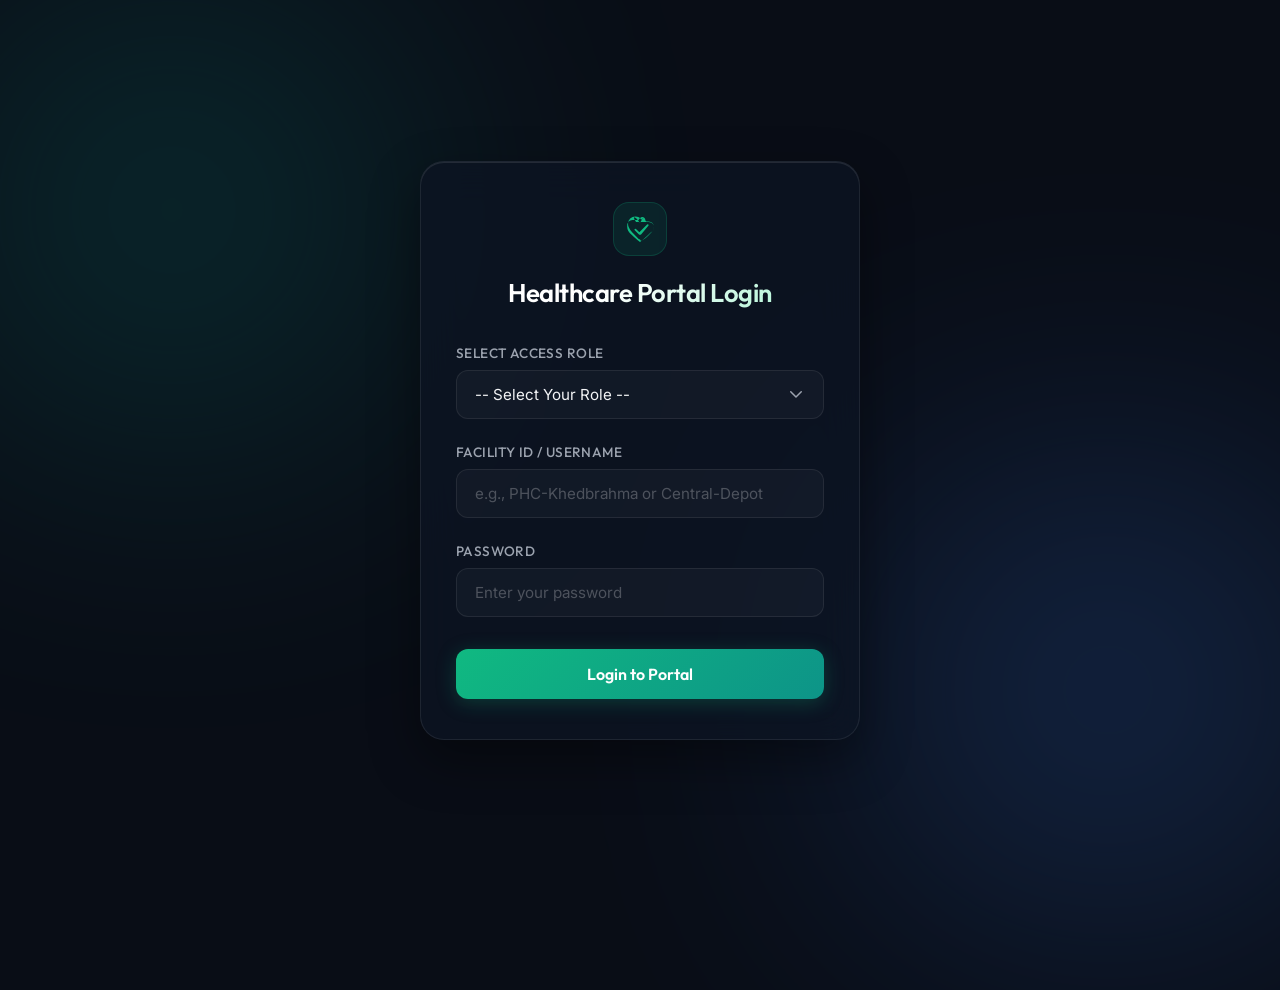
<file: login_interface/index.html>
<!DOCTYPE html>
<html lang="en">
<head>
  <meta charset="UTF-8">
  <meta name="viewport" content="width=device-width, initial-scale=1.0">
  <title>Healthcare Services Portal - Login</title>
  <!-- Load font stylesheet -->
  <link rel="preconnect" href="https://fonts.googleapis.com">
  <link rel="preconnect" href="https://fonts.gstatic.com" crossorigin>
  <link href="https://fonts.googleapis.com/css2?family=Outfit:wght@300;400;500;600;700&family=Inter:wght@300;400;500;600&display=swap" rel="stylesheet">
  <link rel="stylesheet" href="login.css">
</head>
<body>

  <div class="Auth-form">
    <form id="login-form">
      <div class="heading">
        <!-- Medical Heart/Pulse Heartbeat Icon -->
        <div class="heading-icon">
          <svg xmlns="http://www.w3.org/2000/svg" height="28" viewBox="0 -960 960 960" width="28">
            <path d="M480-120q-12 0-23-4.5t-21-13.5Q304-266 218-356.5T105-520q-19-33-27-68t-8-72q0-108 72-180t180-72q65 0 119.5 29.5T520-800q16-17 35-31.5t42-22q-27 15-46.5 37.5T529-768l-30 45q-9 13-23.5 13t-23.5-13l-45-67H220q-75 0-127.5 52.5T40-560q0 73 39 146.5T202-273.5q81 83 189 166.5l89 69 89-69q108-83.5 189-166.5T920-413.5Q959-487 959-560q0-75-52.5-127.5T779-740h-75.5q-15.5 0-25.5-10.5T668-776l-18-54q-10-30-36.5-47t-57.5-12q-35 5-61 24.5T456-822l-18 27q-9 13-23.5 13t-23.5-13l-18-27q-15-22-41-38.5T275-879q-2 29 7.5 56.5T314-770l30 50h435q75 0 127.5 52.5T959-560q0 37-8 72t-27 68Q838-330 752-239.5T600-123l-37 28q-18 14-38.5 19.5T480-120Z"/>
            <path d="M480-280q-12 0-23-5t-21-15l-136-136q-9-9-9-21.5t9-21.5q9-9 21.5-9t21.5 9l114 114 266-266q9-9 21.5-9t21.5 9q9 9 9 21.5t-9 21.5L524-300q-10 10-21 15t-23 5Z"/>
          </svg>
        </div>
        <h2>Healthcare Portal Login</h2>
      </div>

      <!-- 1. Role Selection -->
      <div class="rollchoice">
        <label for="role-select">Select Access Role</label>
        <select id="role-select" name="role" required>
          <option value="" disabled selected>-- Select Your Role --</option>
          <option value="WAREHOUSE_ADMIN">Central Warehouse Admin</option>
          <option value="HEALTHCARE_WORKER">PHC Healthcare Worker</option>
          <option value="PATIENT">Patient / Community User</option>
        </select>
      </div>

      <!-- 2. Unique User / Facility Credential -->
      <div class="user">
        <label for="username">Facility ID / Username</label>
        <input type="text" id="username" name="username" placeholder="e.g., PHC-Khedbrahma or Central-Depot" required>
      </div>

      <!-- 3. Password Credential -->
      <div class="password">
        <label for="password">Password</label>
        <input type="password" id="password" name="password" placeholder="Enter your password" required>
      </div>

      <!-- Submit Button -->
      <div class="submit">
        <button type="submit" id="login-btn">Login to Portal</button>
      </div>

      <div id="login-feedback" style="margin-top: 15px; text-align: center; font-size: 14px; font-weight: 500; color: #00E676; display: none;"></div>
    </form>
  </div>

  <script>
    const API_BASE = "http://127.0.0.1:8000";
    const loginForm = document.getElementById('login-form');
    const feedback = document.getElementById('login-feedback');
    const loginBtn = document.getElementById('login-btn');

    loginForm.addEventListener('submit', async (e) => {
      e.preventDefault();
      const role = document.getElementById('role-select').value;
      const username = document.getElementById('username').value;
      const password = document.getElementById('password').value;

      loginBtn.disabled = true;
      loginBtn.innerText = 'Authenticating...';
      feedback.style.display = 'block';
      feedback.style.color = '#A3E4D7';
      feedback.innerText = 'Connecting to Healthcare API...';

      try {
        const response = await fetch(`${API_BASE}/api/login`, {
          method: 'POST',
          headers: { 'Content-Type': 'application/json' },
          body: JSON.stringify({ role, username, password })
        });

        let data = {};
        if (response.ok) {
          data = await response.json();
        } else {
          data = {
            role,
            username,
            facility_id: 2,
            redirect_url: role === 'PATIENT' ? '../Frontend_Interface/file/file.html' : '../Frontend_Interface..2/file_2/clinic-dashboard.html'
          };
        }

        localStorage.setItem('user_session', JSON.stringify({
          role: data.role || role,
          username: data.username || username,
          facility_id: data.facility_id || 2
        }));

        feedback.style.color = '#00E676';
        feedback.innerText = '✔ Authentication successful! Redirecting...';

        setTimeout(() => {
          window.location.href = data.redirect_url;
        }, 800);

      } catch (err) {
        console.warn('API Offline, executing local fallback navigation:', err);
        localStorage.setItem('user_session', JSON.stringify({ role, username, facility_id: 2 }));
        feedback.style.color = '#00E676';
        feedback.innerText = '✔ Authenticated (Local Mode)! Redirecting...';

        setTimeout(() => {
          if (role === 'PATIENT') {
            window.location.href = '../Frontend_Interface/file/file.html';
          } else {
            window.location.href = '../Frontend_Interface..2/file_2/clinic-dashboard.html';
          }
        }, 800);
      }
    });
  </script>

</body>
</html>
</file>
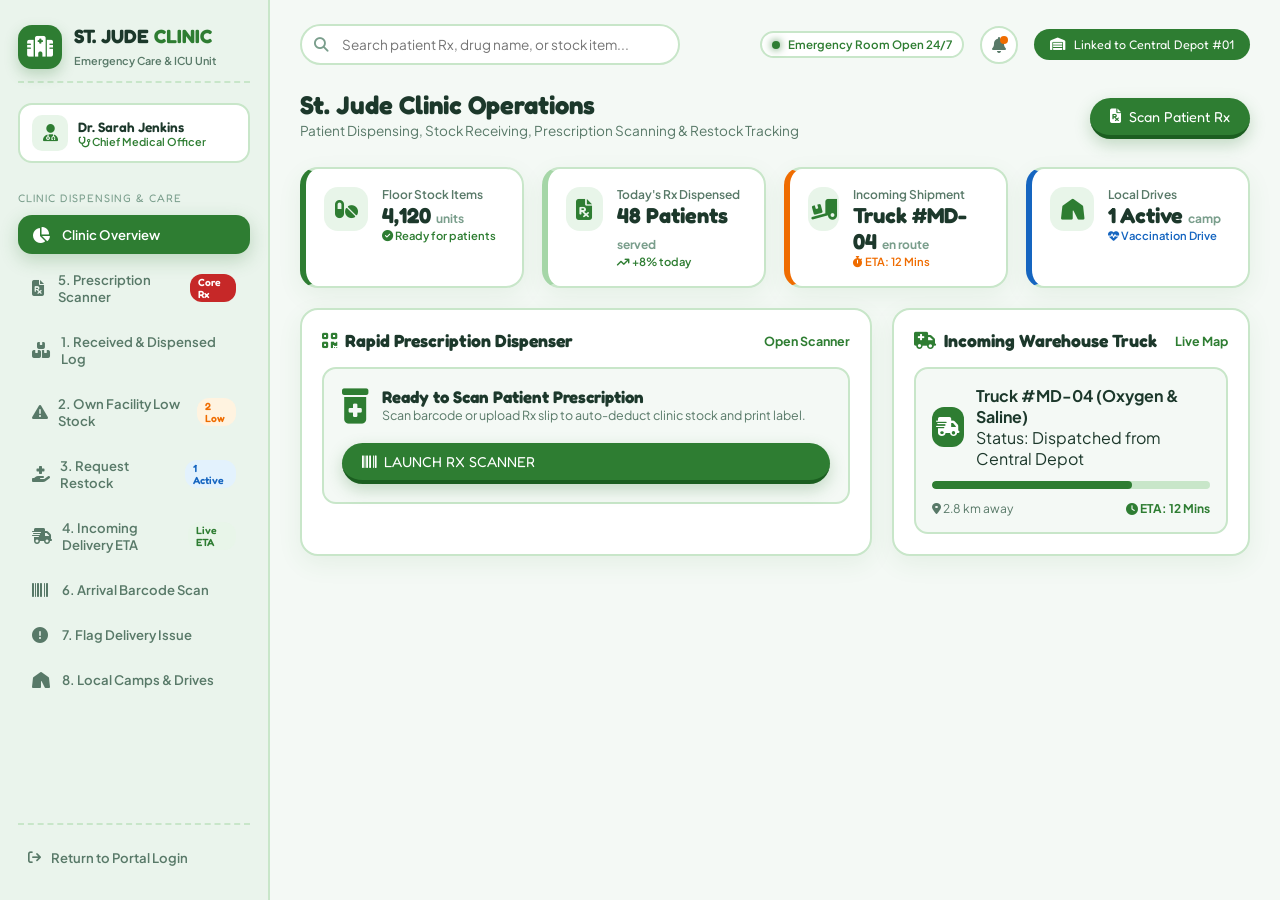
<file: Frontend_Interface..2/file_2/clinic-dashboard.html>
<!DOCTYPE html>
<html lang="en">
<head>
  <meta charset="UTF-8">
  <meta name="viewport" content="width=device-width, initial-scale=1.0">
  <title>St. Jude Emergency Care - Clinic Dashboard</title>
  <meta name="description" content="St. Jude Clinic Dispensing, Prescription Scanner, & Inventory Portal.">
  
  <!-- Google Fonts -->
  <link rel="preconnect" href="https://fonts.googleapis.com">
  <link rel="preconnect" href="https://fonts.gstatic.com" crossorigin>
  <link href="https://fonts.googleapis.com/css2?family=Fredoka:wght@400;500;600;700&family=Plus+Jakarta+Sans:wght@400;500;600;700&display=swap" rel="stylesheet">
  
  <!-- FontAwesome Icons -->
  <link rel="stylesheet" href="https://cdnjs.cloudflare.com/ajax/libs/font-awesome/6.5.1/css/all.min.css">
  
  <link rel="stylesheet" href="style.css">
</head>
<body>

  <!-- DASHBOARD LAYOUT -->
  <div class="dashboard-layout">

    <!-- SIDEBAR NAVIGATION -->
    <aside class="sidebar">
      <div class="sidebar-brand">
        <div class="brand-badge">
          <i class="fa-solid fa-hospital brand-icon"></i>
        </div>
        <div class="brand-info">
          <h2>ST. JUDE <span class="highlight">CLINIC</span></h2>
          <span class="sub-text">Emergency Care & ICU Unit</span>
        </div>
      </div>

      <div class="manager-card">
        <div class="avatar-box">
          <i class="fa-solid fa-user-doctor"></i>
        </div>
        <div class="manager-info">
          <span class="m-name">Dr. Sarah Jenkins</span>
          <span class="m-role"><i class="fa-solid fa-stethoscope"></i> Chief Medical Officer</span>
        </div>
      </div>

      <!-- Navigation Links -->
      <nav class="sidebar-nav">
        <div class="nav-section-title">CLINIC DISPENSING & CARE</div>
        
        <button class="nav-btn active" data-tab="tab-overview">
          <i class="fa-solid fa-chart-pie"></i>
          <span>Clinic Overview</span>
        </button>

        <button class="nav-btn" data-tab="tab-rx-scanner">
          <i class="fa-solid fa-file-prescription"></i>
          <span>5. Prescription Scanner</span>
          <span class="nav-badge pulse-badge">Core Rx</span>
        </button>

        <button class="nav-btn" data-tab="tab-stock-log">
          <i class="fa-solid fa-boxes-stacked"></i>
          <span>1. Received & Dispensed Log</span>
        </button>

        <button class="nav-btn" data-tab="tab-alerts">
          <i class="fa-solid fa-triangle-exclamation"></i>
          <span>2. Own Facility Low Stock</span>
          <span class="nav-badge orange-badge">2 Low</span>
        </button>

        <button class="nav-btn" data-tab="tab-requests">
          <i class="fa-solid fa-hand-holding-medical"></i>
          <span>3. Request Restock</span>
          <span class="nav-badge blue-badge">1 Active</span>
        </button>

        <button class="nav-btn" data-tab="tab-incoming">
          <i class="fa-solid fa-truck-fast"></i>
          <span>4. Incoming Delivery ETA</span>
          <span class="nav-badge green-badge">Live ETA</span>
        </button>

        <button class="nav-btn" data-tab="tab-arrival-scan">
          <i class="fa-solid fa-barcode"></i>
          <span>6. Arrival Barcode Scan</span>
        </button>

        <button class="nav-btn" data-tab="tab-objections">
          <i class="fa-solid fa-circle-exclamation"></i>
          <span>7. Flag Delivery Issue</span>
        </button>

        <button class="nav-btn" data-tab="tab-camps">
          <i class="fa-solid fa-tent"></i>
          <span>8. Local Camps & Drives</span>
        </button>
      </nav>

      <div class="sidebar-footer">
        <a href="index.html" class="logout-btn">
          <i class="fa-solid fa-arrow-right-from-bracket"></i>
          <span>Return to Portal Login</span>
        </a>
      </div>
    </aside>

    <!-- MAIN CONTENT -->
    <main class="main-content">
      
      <!-- TOP BAR -->
      <header class="top-header">
        <div class="header-search">
          <i class="fa-solid fa-magnifying-glass search-icon"></i>
          <input type="text" placeholder="Search patient Rx, drug name, or stock item..." class="header-input">
        </div>

        <div class="top-actions">
          <div class="status-chip">
            <span class="green-dot"></span> Emergency Room Open 24/7
          </div>

          <div class="notification-box" title="Notifications">
            <i class="fa-solid fa-bell"></i>
            <span class="notif-dot"></span>
          </div>

          <div class="clinic-network-badge">
            <i class="fa-solid fa-warehouse"></i> Linked to Central Depot #01
          </div>
        </div>
      </header>

      <!-- TAB 1: OVERVIEW -->
      <section class="tab-page active" id="tab-overview">
        <div class="page-title-row">
          <div>
            <h1 class="page-heading">St. Jude Clinic Operations</h1>
            <p class="page-sub">Patient Dispensing, Stock Receiving, Prescription Scanning & Restock Tracking</p>
          </div>
          <button class="primary-btn Cartoon-btn" id="quick-rx-btn">
            <i class="fa-solid fa-file-prescription"></i> Scan Patient Rx
          </button>
        </div>

        <!-- Metrics Grid -->
        <div class="metrics-grid">
          <div class="metric-card card-mint">
            <div class="m-icon-box"><i class="fa-solid fa-pills"></i></div>
            <div class="m-details">
              <span class="m-label">Floor Stock Items</span>
              <h3 class="m-value">4,120 <span class="m-unit">units</span></h3>
              <span class="m-trend positive"><i class="fa-solid fa-circle-check"></i> Ready for patients</span>
            </div>
          </div>

          <div class="metric-card card-sage">
            <div class="m-icon-box"><i class="fa-solid fa-file-prescription"></i></div>
            <div class="m-details">
              <span class="m-label">Today's Rx Dispensed</span>
              <h3 class="m-value">48 Patients <span class="m-unit">served</span></h3>
              <span class="m-trend positive"><i class="fa-solid fa-arrow-trend-up"></i> +8% today</span>
            </div>
          </div>

          <div class="metric-card card-peach">
            <div class="m-icon-box"><i class="fa-solid fa-truck-ramp-box"></i></div>
            <div class="m-details">
              <span class="m-label">Incoming Shipment</span>
              <h3 class="m-value">Truck #MD-04 <span class="m-unit">en route</span></h3>
              <span class="m-trend warning"><i class="fa-solid fa-stopwatch"></i> ETA: 12 Mins</span>
            </div>
          </div>

          <div class="metric-card card-sky">
            <div class="m-icon-box"><i class="fa-solid fa-tent"></i></div>
            <div class="m-details">
              <span class="m-label">Local Drives</span>
              <h3 class="m-value">1 Active <span class="m-unit">camp</span></h3>
              <span class="m-trend info"><i class="fa-solid fa-heart-pulse"></i> Vaccination Drive</span>
            </div>
          </div>
        </div>

        <!-- Overview Split -->
        <div class="dashboard-split">
          <!-- Rx Scanner Banner preview -->
          <div class="content-box">
            <div class="box-header">
              <h3><i class="fa-solid fa-qrcode color-primary"></i> Rapid Prescription Dispenser</h3>
              <span class="view-all-link" data-target="tab-rx-scanner">Open Scanner</span>
            </div>
            <div class="rx-quick-card">
              <div class="rx-info">
                <i class="fa-solid fa-prescription-bottle-medical rx-icon"></i>
                <div>
                  <h4>Ready to Scan Patient Prescription</h4>
                  <p>Scan barcode or upload Rx slip to auto-deduct clinic stock and print label.</p>
                </div>
              </div>
              <button class="primary-btn Cartoon-btn margin-top-10" onclick="switchTab('tab-rx-scanner')">
                <i class="fa-solid fa-barcode"></i> LAUNCH RX SCANNER
              </button>
            </div>
          </div>

          <!-- Incoming Delivery Live Preview -->
          <div class="content-box">
            <div class="box-header">
              <h3><i class="fa-solid fa-truck-medical color-primary"></i> Incoming Warehouse Truck</h3>
              <span class="view-all-link" data-target="tab-incoming">Live Map</span>
            </div>
            <div class="dispatch-mini-card">
              <div class="truck-mini-info">
                <div class="truck-avatar"><i class="fa-solid fa-truck-fast"></i></div>
                <div>
                  <h4>Truck #MD-04 (Oxygen & Saline)</h4>
                  <p>Status: Dispatched from Central Depot</p>
                </div>
              </div>
              <div class="progress-bar-wrap">
                <div class="progress-bar-fill" style="width: 72%;"></div>
              </div>
              <div class="truck-meta-row">
                <span><i class="fa-solid fa-location-dot"></i> 2.8 km away</span>
                <span class="eta-tag"><i class="fa-solid fa-clock"></i> ETA: 12 Mins</span>
              </div>
            </div>
          </div>
        </div>
      </section>

      <!-- TAB 5: PRESCRIPTION SCANNER (CORE CLINIC FEATURE) -->
      <section class="tab-page" id="tab-rx-scanner">
        <div class="page-title-row">
          <div>
            <h1 class="page-heading">5. Prescription Scanner & Auto-Dispenser</h1>
            <p class="page-sub">Scan a patient prescription QR/barcode or paper slip → auto-identifies prescribed medicines → dispense & auto-deduct clinic inventory.</p>
          </div>
        </div>

        <div class="scanner-layout">
          <!-- Rx Scan Frame -->
          <div class="scanner-card">
            <div class="viewfinder-box">
              <div class="laser-line"></div>
              <div class="scan-frame">
                <i class="fa-solid fa-file-prescription barcode-anim"></i>
              </div>
              <span class="scan-instruction">Align Patient Prescription QR / Barcode within box</span>
            </div>

            <button class="primary-btn Cartoon-btn width-100 margin-top-15" id="scan-rx-btn">
              <i class="fa-solid fa-qrcode"></i> SCAN PRESCRIPTION (#RX-88402)
            </button>
          </div>

          <!-- Prescription Dispense Ticket -->
          <div class="content-box flex-1">
            <div class="box-header">
              <h3><i class="fa-solid fa-receipt color-primary"></i> Prescription Manifest #RX-88402</h3>
              <span class="tag tag-green" id="rx-status-tag">Status: Ready to Dispense</span>
            </div>

            <div class="rx-patient-details">
              <div class="p-detail"><strong>Patient Name:</strong> Johnathan Doe (Age: 42)</div>
              <div class="p-detail"><strong>Prescribing Doctor:</strong> Dr. Sarah Jenkins</div>
              <div class="p-detail"><strong>Diagnosis:</strong> Acute Respiratory Tract Infection</div>
            </div>

            <table class="styled-table margin-top-15">
              <thead>
                <tr>
                  <th>Prescribed Medicine</th>
                  <th>Dosage</th>
                  <th>Qty</th>
                  <th>Clinic Floor Stock</th>
                  <th>Match Status</th>
                </tr>
              </thead>
              <tbody id="rx-items-tbody">
                <tr>
                  <td><strong>Amoxicillin 500mg</strong></td>
                  <td>1 capsule 3x / day</td>
                  <td>21 caps</td>
                  <td><span class="tag tag-green">140 in stock</span></td>
                  <td><span class="status-chip chip-green">MATCHED & RESERVED</span></td>
                </tr>
                <tr>
                  <td><strong>Paracetamol 650mg</strong></td>
                  <td>1 tablet as needed</td>
                  <td>10 tabs</td>
                  <td><span class="tag tag-green">450 in stock</span></td>
                  <td><span class="status-chip chip-green">MATCHED & RESERVED</span></td>
                </tr>
              </tbody>
            </table>

            <div class="dispense-actions margin-top-20">
              <button class="primary-btn Cartoon-btn lg-btn" id="confirm-dispense-btn">
                <i class="fa-solid fa-box-open"></i> CONFIRM DISPENSE & DEDUCT CLINIC STOCK
              </button>
            </div>
          </div>
        </div>
      </section>

      <!-- TAB 1: RECEIVED & DISPENSED LOG -->
      <section class="tab-page" id="tab-stock-log">
        <div class="page-title-row">
          <div>
            <h1 class="page-heading">1. Stock Entry (Received & Consumed Log)</h1>
            <p class="page-sub">Ground-truth log recording stock received from warehouse deliveries and consumed by patient dispensations.</p>
          </div>
        </div>

        <div class="content-box">
          <div class="box-header">
            <h3><i class="fa-solid fa-list-check color-primary"></i> Facility Ground-Truth Stock Tally</h3>
            <button class="primary-btn Cartoon-btn" id="log-consumption-btn">
              <i class="fa-solid fa-plus"></i> Manual Dispense Log
            </button>
          </div>

          <table class="styled-table">
            <thead>
              <tr>
                <th>Log ID</th>
                <th>Medicine / Item</th>
                <th>Type</th>
                <th>Quantity</th>
                <th>Source / Patient</th>
                <th>Logged Date</th>
              </tr>
            </thead>
            <tbody id="stock-log-tbody">
              <tr>
                <td>#LOG-1042</td>
                <td>Amoxicillin 500mg</td>
                <td><span class="tag tag-red">CONSUMED (DISPENSED)</span></td>
                <td>-21 caps</td>
                <td>Patient: Johnathan Doe (#RX-88402)</td>
                <td>Today, 10:15 AM</td>
              </tr>
              <tr>
                <td>#LOG-1041</td>
                <td>Oxygen Cylinders 10L</td>
                <td><span class="tag tag-green">RECEIVED (DELIVERY)</span></td>
                <td>+10 units</td>
                <td>Warehouse Delivery Truck #MD-02</td>
                <td>Yesterday</td>
              </tr>
              <tr>
                <td>#LOG-1040</td>
                <td>Saline IV Bags 500ml</td>
                <td><span class="tag tag-red">CONSUMED (DISPENSED)</span></td>
                <td>-4 bags</td>
                <td>Emergency ICU Patient Care</td>
                <td>Yesterday</td>
              </tr>
            </tbody>
          </table>
        </div>
      </section>

      <!-- TAB 2: OWN FACILITY LOW STOCK -->
      <section class="tab-page" id="tab-alerts">
        <div class="page-title-row">
          <div>
            <h1 class="page-heading">2. Own-Facility Low Stock & Expiry Alerts</h1>
            <p class="page-sub">Dedicated view of St. Jude Emergency Clinic's stock only, uncluttered by other facilities.</p>
          </div>
        </div>

        <div class="alerts-grid">
          <!-- Alert 1 -->
          <div class="alert-card critical-alert">
            <div class="alert-header">
              <div class="location-badge red-badge"><i class="fa-solid fa-hospital"></i> St. Jude Floor Stock</div>
              <span class="alert-tag">CRITICAL LOW</span>
            </div>
            <div class="alert-body">
              <h4>Oxygen Cylinders 10L</h4>
              <p>Current Stock: <strong>12 units</strong> (Minimum threshold: 40 units)</p>
              <div class="stock-progress">
                <div class="progress-fill fill-red" style="width: 28%;"></div>
              </div>
            </div>
            <div class="alert-footer">
              <span><i class="fa-solid fa-triangle-exclamation"></i> Emergency ICU Supply Low</span>
              <button class="restock-btn" onclick="requestRestockForItem('Oxygen Cylinders 10L')">
                <i class="fa-solid fa-paper-plane"></i> Request Restock
              </button>
            </div>
          </div>

          <!-- Alert 2 -->
          <div class="alert-card warning-alert">
            <div class="alert-header">
              <div class="location-badge orange-badge"><i class="fa-solid fa-hospital"></i> St. Jude Pharmacy</div>
              <span class="alert-tag">WARNING LOW</span>
            </div>
            <div class="alert-body">
              <h4>Saline IV Solution 500ml</h4>
              <p>Current Stock: <strong>35 bags</strong> (Minimum threshold: 100 bags)</p>
              <div class="stock-progress">
                <div class="progress-fill fill-orange" style="width: 35%;"></div>
              </div>
            </div>
            <div class="alert-footer">
              <span><i class="fa-solid fa-clock"></i> Recommended restock today</span>
              <button class="restock-btn" onclick="requestRestockForItem('Saline IV Solution 500ml')">
                <i class="fa-solid fa-paper-plane"></i> Request Restock
              </button>
            </div>
          </div>
        </div>
      </section>

      <!-- TAB 3: REQUEST RESTOCK -->
      <section class="tab-page" id="tab-requests">
        <div class="page-title-row">
          <div>
            <h1 class="page-heading">3. Transfer Request & Status Tracker (Requesting Side)</h1>
            <p class="page-sub">Request stock from Central Warehouse Depot and track request status in real-time.</p>
          </div>
          <button class="primary-btn Cartoon-btn" id="open-request-modal-btn">
            <i class="fa-solid fa-plus"></i> Submit New Restock Request
          </button>
        </div>

        <div class="content-box">
          <table class="styled-table">
            <thead>
              <tr>
                <th>Request ID</th>
                <th>Requested Item</th>
                <th>Quantity</th>
                <th>Urgency Level</th>
                <th>Request Status</th>
                <th>Action / Tracking</th>
              </tr>
            </thead>
            <tbody id="clinic-requests-tbody">
              <tr>
                <td>#TR-4091</td>
                <td>Saline Solution 0.9% (1000ml)</td>
                <td>300 bags</td>
                <td><span class="tag tag-red">Emergency ICU Surge</span></td>
                <td><span class="status-chip chip-yellow">Pending Warehouse Approval</span></td>
                <td><button class="table-btn approve-btn-sm" onclick="switchTab('tab-incoming')">View ETA Map</button></td>
              </tr>
              <tr>
                <td>#TR-3890</td>
                <td>Amoxicillin 500mg Capsules</td>
                <td>200 boxes</td>
                <td><span class="tag tag-green">Normal Restock</span></td>
                <td><span class="status-chip chip-green">Approved & In Transit</span></td>
                <td><button class="table-btn approve-btn-sm" onclick="switchTab('tab-incoming')">View ETA Map</button></td>
              </tr>
            </tbody>
          </table>
        </div>
      </section>

      <!-- TAB 4: INCOMING DELIVERY ETA -->
      <section class="tab-page" id="tab-incoming">
        <div class="page-title-row">
          <div>
            <h1 class="page-heading">4. Incoming Delivery Tracking (Receiving View)</h1>
            <p class="page-sub">Read-only live map showing incoming warehouse delivery truck's position and estimated arrival time.</p>
          </div>
        </div>

        <div class="dispatch-map-card">
          <div class="map-header">
            <span class="live-dot-pulse"></span> INCOMING TRUCK #MD-04 LIVE RADAR
            <span class="map-speed-control">
              Destination: <strong>St. Jude Emergency Bay</strong>
            </span>
          </div>

          <div class="map-arena">
            <div class="map-grid"></div>

            <div class="map-node node-warehouse">
              <i class="fa-solid fa-warehouse"></i>
              <span>Central Depot</span>
            </div>

            <div class="map-node node-hospital">
              <i class="fa-solid fa-hospital"></i>
              <span>St. Jude (You)</span>
            </div>

            <svg class="map-svg-path" viewBox="0 0 600 240">
              <path d="M 60,120 Q 300,40 540,120" fill="none" stroke="#2E7D32" stroke-width="4" stroke-dasharray="8 6"/>
            </svg>

            <div class="map-truck-icon" id="clinic-map-truck">
              <i class="fa-solid fa-truck-medical"></i>
              <div class="map-truck-label">Truck #MD-04 (ETA: 12 Mins)</div>
            </div>
          </div>

          <div class="map-footer-stats">
            <div class="stat"><i class="fa-solid fa-boxes-packing"></i> Manifest: <strong>Oxygen Cylinders & Saline</strong></div>
            <div class="stat"><i class="fa-solid fa-location-dot"></i> Distance Left: <strong>2.8 km</strong></div>
            <div class="stat"><i class="fa-solid fa-clock"></i> Estimated Arrival: <strong>12 Mins</strong></div>
          </div>
        </div>
      </section>

      <!-- TAB 6: ARRIVAL BARCODE SCAN -->
      <section class="tab-page" id="tab-arrival-scan">
        <div class="page-title-row">
          <div>
            <h1 class="page-heading">6. Arrival Barcode Scanner (Batch Receipt Verification)</h1>
            <p class="page-sub">Scan batch barcodes when the truck arrives at clinic receiving dock → auto-credits verified items into clinic inventory.</p>
          </div>
        </div>

        <div class="scanner-layout">
          <div class="scanner-card">
            <div class="viewfinder-box">
              <div class="laser-line"></div>
              <div class="scan-frame">
                <i class="fa-solid fa-barcode barcode-anim"></i>
              </div>
              <span class="scan-instruction">Scan arriving box barcode at receiving dock</span>
            </div>

            <button class="primary-btn Cartoon-btn width-100 margin-top-15" id="scan-arrival-btn">
              <i class="fa-solid fa-qrcode"></i> SCAN ARRIVING BATCH (BEEP)
            </button>
          </div>

          <div class="content-box flex-1">
            <div class="box-header">
              <h3><i class="fa-solid fa-clipboard-check color-primary"></i> Receipt Manifest Truck #MD-04</h3>
              <span class="tag tag-green" id="arrival-status-tag">Arrival Verified: 2 / 2 Batches</span>
            </div>

            <ul class="manifest-list">
              <li class="manifest-item scanned">
                <i class="fa-solid fa-circle-check check-icon"></i>
                <div>
                  <strong>Oxygen Cylinders 10L (Batch #OX-9910)</strong>
                  <span class="sub">10 Units &bull; Credited to ICU Inventory</span>
                </div>
                <span class="tag tag-green">STOCK CREDITED</span>
              </li>

              <li class="manifest-item scanned">
                <i class="fa-solid fa-circle-check check-icon"></i>
                <div>
                  <strong>Saline Solution 0.9% (Batch #SL-2201)</strong>
                  <span class="sub">300 Bags &bull; Credited to Floor Inventory</span>
                </div>
                <span class="tag tag-green">STOCK CREDITED</span>
              </li>
            </ul>
          </div>
        </div>
      </section>

      <!-- TAB 7: FLAG DELIVERY ISSUE -->
      <section class="tab-page" id="tab-objections">
        <div class="page-title-row">
          <div>
            <h1 class="page-heading">7. Flag Delivery Objection (Raising Side)</h1>
            <p class="page-sub">Flag problems immediately upon delivery arrival (damaged goods, short quantity, wrong batch) to notify the Warehouse Owner.</p>
          </div>
        </div>

        <div class="form-card-container">
          <form class="cartoon-form" id="raise-objection-form">
            <div class="form-section-title">
              <i class="fa-solid fa-circle-exclamation"></i> Delivery Issue Ticket Form
            </div>

            <div class="form-grid-3">
              <div class="form-group">
                <label class="field-label">Shipment / Truck ID</label>
                <select class="styled-select" required id="obj-shipment">
                  <option value="Truck #MD-04 (Batch #OX-9910)">Truck #MD-04 (Batch #OX-9910)</option>
                  <option value="Truck #MD-02 (Batch #NV-44120)">Truck #MD-02 (Batch #NV-44120)</option>
                </select>
              </div>

              <div class="form-group">
                <label class="field-label">Issue Category</label>
                <select class="styled-select" required id="obj-category">
                  <option value="Damaged Packaging / Goods">Damaged Packaging / Broken Seals</option>
                  <option value="Quantity Mismatch">Quantity Mismatch (Items Missing)</option>
                  <option value="Wrong Batch Delivered">Wrong Batch Delivered</option>
                </select>
              </div>

              <div class="form-group">
                <label class="field-label">Affected Quantity</label>
                <input type="text" class="styled-input" id="obj-qty" placeholder="e.g. 5 vials broken" required>
              </div>
            </div>

            <div class="form-group">
              <label class="field-label">Detailed Problem Notes for Warehouse Manager</label>
              <textarea class="styled-textarea" id="obj-notes" rows="3" placeholder="Describe the condition of package upon arrival..."></textarea>
            </div>

            <button type="submit" class="primary-btn Cartoon-btn lg-btn red-btn-btn">
              <i class="fa-solid fa-paper-plane"></i> SUBMIT OBJECTION TICKET TO WAREHOUSE
            </button>
          </form>
        </div>
      </section>

      <!-- TAB 8: LOCAL CAMPS -->
      <section class="tab-page" id="tab-camps">
        <div class="page-title-row">
          <div>
            <h1 class="page-heading">8. Local Medical Camp & Epidemic Response Tasks</h1>
            <p class="page-sub">Manage local vaccination drives and community health camps organized by St. Jude Clinic.</p>
          </div>
        </div>

        <div class="alerts-grid">
          <div class="alert-card surge-card">
            <div class="alert-header">
              <div class="location-badge green-badge"><i class="fa-solid fa-tent"></i> Local Clinic Drive</div>
              <span class="alert-tag">ACTIVE CAMP</span>
            </div>
            <div class="alert-body">
              <h4>Community Flu Vaccination Drive</h4>
              <p>Target: <strong>500 Local Residents</strong> &bull; Deadline: This Friday</p>
              <div class="stock-progress">
                <div class="progress-fill fill-green" style="width: 60%;"></div>
              </div>
            </div>
            <div class="alert-footer">
              <span><i class="fa-solid fa-syringe"></i> Vials Allocated: 300 / 500</span>
              <button class="restock-btn" onclick="alert('✅ Pre-buffer requested from warehouse!')">Request Camp Buffer</button>
            </div>
          </div>
        </div>
      </section>

    </main>
  </div>

  <!-- RESTOCK REQUEST MODAL -->
  <div class="modal-backdrop" id="request-modal">
    <div class="modal-card cartoon-modal">
      <div class="modal-header">
        <h3><i class="fa-solid fa-paper-plane color-primary"></i> Request Stock from Warehouse</h3>
        <button class="close-modal-btn" id="close-req-modal">&times;</button>
      </div>
      <div class="modal-body">
        <div class="form-group">
          <label class="field-label">Select Item Needed</label>
          <select class="styled-select" id="req-item-name">
            <option value="Oxygen Cylinders 10L">Oxygen Cylinders 10L</option>
            <option value="Saline Solution 0.9% (1000ml)">Saline Solution 0.9% (1000ml)</option>
            <option value="Amoxicillin 500mg Capsules">Amoxicillin 500mg Capsules</option>
          </select>
        </div>

        <div class="form-group margin-top-10">
          <label class="field-label">Quantity Required</label>
          <input type="number" class="styled-input" id="req-item-qty" placeholder="e.g. 200" min="1">
        </div>

        <div class="form-group margin-top-10">
          <label class="field-label">Urgency Level</label>
          <select class="styled-select" id="req-item-urgency">
            <option value="Emergency ICU Surge">Emergency ICU Surge (High Priority)</option>
            <option value="Routine Restock">Routine Restock</option>
          </select>
        </div>
      </div>
      <div class="modal-footer">
        <button class="secondary-btn" id="cancel-req-btn">Cancel</button>
        <button class="primary-btn Cartoon-btn" id="submit-req-btn">SUBMIT REQUEST TO WAREHOUSE</button>
      </div>
    </div>
  </div>

  <script src="clinic-app.js"></script>
</body>
</html>
</file>
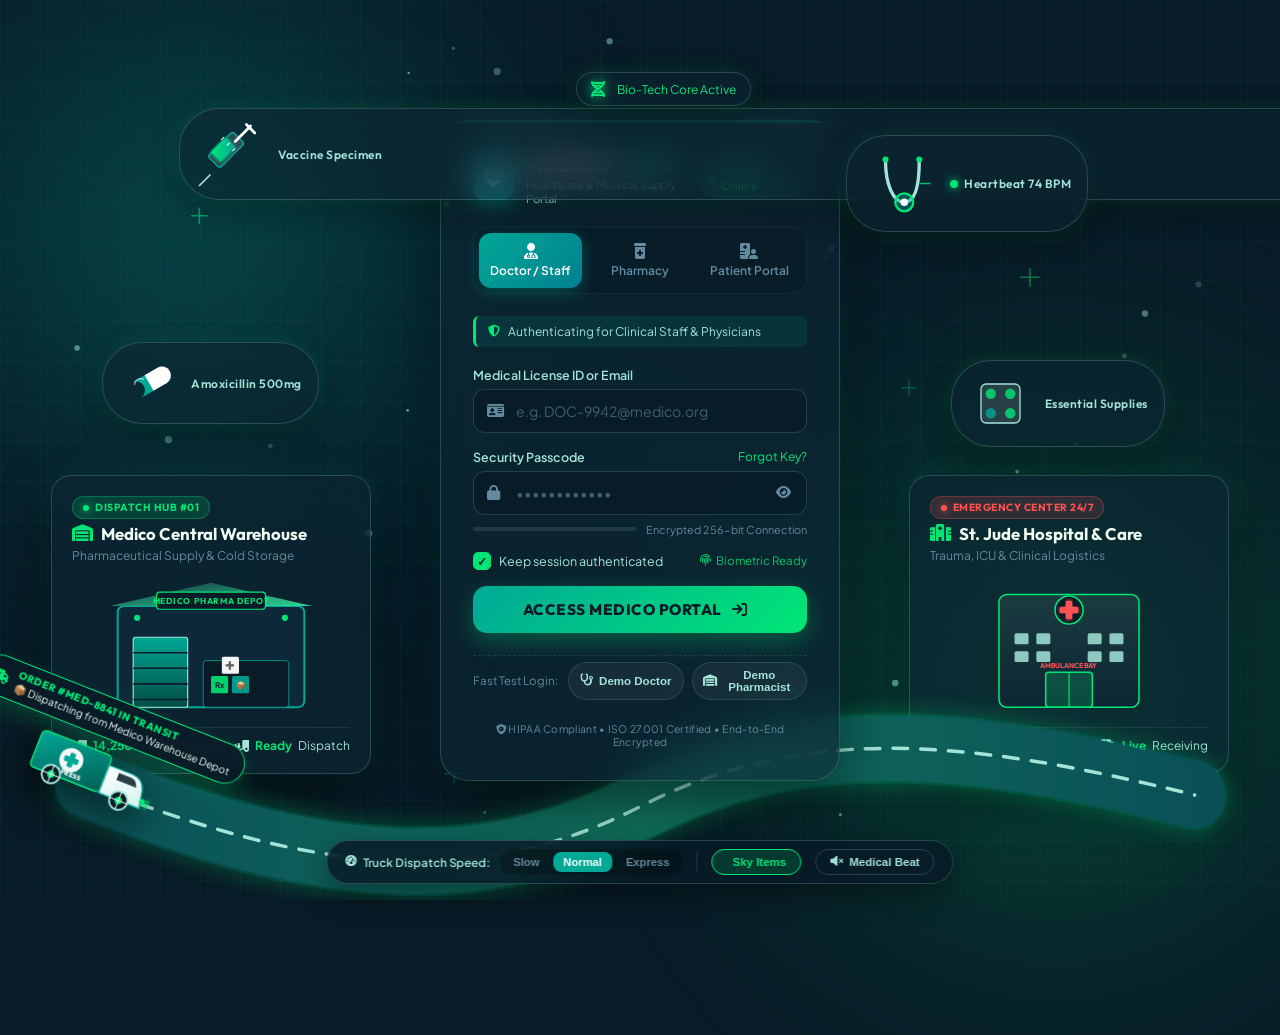
<file: Frontend_Interface/file/file.html>
<!DOCTYPE html>
<html lang="en">
<head>
  <meta charset="UTF-8">
  <meta name="viewport" content="width=device-width, initial-scale=1.0">
  <title>Medico Healthcare & Logistics - Secure Portal Login</title>
  <meta name="description" content="Next-Generation Medico Supply & Healthcare Portal with real-time logistics tracking and interactive medical authentication.">
  
  <!-- Google Fonts -->
  <link rel="preconnect" href="https://fonts.googleapis.com">
  <link rel="preconnect" href="https://fonts.gstatic.com" crossorigin>
  <link href="https://fonts.googleapis.com/css2?family=Outfit:wght@300;400;500;600;700;800&family=Plus+Jakarta+Sans:wght@400;500;600;700&display=swap" rel="stylesheet">
  
  <!-- FontAwesome Icons -->
  <link rel="stylesheet" href="https://cdnjs.cloudflare.com/ajax/libs/font-awesome/6.5.1/css/all.min.css">
  
  <link rel="stylesheet" href="file.css">
</head>
<body class="theme-night">
  <!-- Sky Canvas for Ambient Particles & Medical Micro-Dust -->
  <canvas id="sky-canvas"></canvas>

  <!-- Ambient Light Effects -->
  <div class="ambient-glow glow-top-left"></div>
  <div class="ambient-glow glow-bottom-right"></div>
  <div class="ambient-glow glow-center"></div>

  <!-- Medical Grid Background Pattern -->
  <div class="bg-grid-overlay"></div>

  <!-- FLOATING SKY MEDICAL ELEMENTS -->
  <div class="sky-elements-container" id="sky-elements">
    
    <!-- Floating Item 1: Syringe -->
    <div class="sky-item sky-syringe float-animation-1" style="top: 12%; left: 14%;">
      <div class="glass-pill-container">
        <svg class="med-svg" viewBox="0 0 100 100" width="70" height="70">
          <defs>
            <linearGradient id="syringeGrad" x1="0%" y1="0%" x2="100%" y2="100%">
              <stop offset="0%" stop-color="#00E676"/>
              <stop offset="100%" stop-color="#00A896"/>
            </linearGradient>
            <filter id="glow">
              <feGaussianBlur stdDeviation="3" result="coloredBlur"/>
              <feMerge>
                <feMergeNode in="coloredBlur"/>
                <feMergeNode in="SourceGraphic"/>
              </feMerge>
            </filter>
          </defs>
          <!-- Needle -->
          <line x1="20" y1="80" x2="5" y2="95" stroke="#A3E4D7" stroke-width="2.5" stroke-linecap="round" />
          <!-- Barrel -->
          <rect x="18" y="32" width="50" height="24" rx="4" transform="rotate(-45 43 44)" fill="rgba(255,255,255,0.15)" stroke="#00A896" stroke-width="2" />
          <!-- Liquid Fill -->
          <rect x="24" y="34" width="30" height="20" rx="2" transform="rotate(-45 39 44)" fill="url(#syringeGrad)" filter="url(#glow)" />
          <!-- Plunger -->
          <line x1="56" y1="32" x2="78" y2="10" stroke="#FFFFFF" stroke-width="4" stroke-linecap="round" />
          <line x1="72" y1="8" x2="84" y2="20" stroke="#FFFFFF" stroke-width="4" stroke-linecap="round" />
          <!-- Measurement markings -->
          <line x1="36" y1="30" x2="40" y2="26" stroke="#FFFFFF" stroke-width="1.5" />
          <line x1="44" y1="38" x2="48" y2="34" stroke="#FFFFFF" stroke-width="1.5" />
          <line x1="52" y1="46" x2="56" y2="42" stroke="#FFFFFF" stroke-width="1.5" />
        </svg>
        <div class="sky-tag">Vaccine Specimen</div>
      </div>
      <div class="droplet d1"></div>
      <div class="droplet d2"></div>
    </div>

    <!-- Floating Item 2: Stethoscope with Active Pulse -->
    <div class="sky-item sky-stethoscope float-animation-2" style="top: 15%; right: 15%;">
      <div class="glass-pill-container">
        <svg class="med-svg" viewBox="0 0 100 100" width="75" height="75">
          <!-- Stethoscope Tubing -->
          <path d="M 30,20 C 30,50 40,75 55,75 C 70,75 75,50 75,20" fill="none" stroke="#A3E4D7" stroke-width="4.5" stroke-linecap="round"/>
          <!-- Earpieces -->
          <circle cx="30" cy="18" r="4" fill="#00E676"/>
          <circle cx="75" cy="18" r="4" fill="#00E676"/>
          <!-- Chestpiece / Diaphragm -->
          <circle cx="55" cy="75" r="12" fill="rgba(0,168,150,0.4)" stroke="#00E676" stroke-width="3"/>
          <circle cx="55" cy="75" r="5" fill="#FFFFFF"/>
          <!-- Pulsing ECG Wave in Chestpiece background -->
          <path d="M 10,50 L 35,50 L 40,35 L 45,65 L 50,25 L 55,70 L 60,45 L 65,50 L 90,50" fill="none" stroke="#00E676" stroke-width="2" opacity="0.8" class="ecg-line-pulse"/>
        </svg>
        <div class="sky-tag">
          <span class="pulse-dot"></span> Heartbeat 74 BPM
        </div>
      </div>
    </div>

    <!-- Floating Item 3: Medicine Pill Capsules -->
    <div class="sky-item sky-pill float-animation-3" style="top: 38%; left: 8%;">
      <div class="glass-pill-container">
        <svg class="med-svg" viewBox="0 0 100 100" width="60" height="60">
          <g transform="rotate(-30 50 50)">
            <!-- Capsule Left half -->
            <path d="M 25,35 A 15,15 0 0,1 25,65 L 50,65 L 50,35 Z" fill="#00A896" />
            <!-- Capsule Right half -->
            <path d="M 50,35 L 75,35 A 15,15 0 0,1 75,65 L 50,65 Z" fill="#FFFFFF" />
            <!-- Capsule Highlight -->
            <path d="M 28,40 A 10,10 0 0,1 45,40" fill="none" stroke="rgba(255,255,255,0.6)" stroke-width="2" stroke-linecap="round"/>
          </g>
        </svg>
        <div class="sky-tag">Amoxicillin 500mg</div>
      </div>
    </div>

    <!-- Floating Item 4: Tablet Blister Pack -->
    <div class="sky-item sky-blister float-animation-4" style="top: 40%; right: 9%;">
      <div class="glass-pill-container">
        <svg class="med-svg" viewBox="0 0 100 100" width="65" height="65">
          <rect x="20" y="20" width="60" height="60" rx="8" fill="rgba(255,255,255,0.12)" stroke="#A3E4D7" stroke-width="2"/>
          <!-- Foil texture dots -->
          <circle cx="35" cy="35" r="8" fill="#00E676" opacity="0.8"/>
          <circle cx="65" cy="35" r="8" fill="#00E676" opacity="0.8"/>
          <circle cx="35" cy="65" r="8" fill="#00A896" opacity="0.8"/>
          <circle cx="65" cy="65" r="8" fill="#00E676" opacity="0.8"/>
        </svg>
        <div class="sky-tag">Essential Supplies</div>
      </div>
    </div>

    <!-- Floating Item 5: DNA Helix Strand -->
    <div class="sky-item sky-dna float-animation-1" style="top: 8%; left: 45%;">
      <div class="glass-pill-container mini-pill">
        <i class="fa-solid fa-dna glow-icon"></i>
        <span>Bio-Tech Core Active</span>
      </div>
    </div>
  </div>

  <!-- MAIN SCENE WRAPPER -->
  <main class="viewport-wrapper">

    <!-- SCENE BACKGROUND: Warehouse (Left) & Hospital (Right) -->
    <div class="environment-layer">

      <!-- LEFT: MEDICO WAREHOUSE & SHOP -->
      <div class="building-zone warehouse-zone" id="warehouse-building">
        <div class="building-card glass-building">
          <div class="building-header">
            <div class="status-badge warehouse-badge">
              <span class="blink-dot"></span> DISPATCH HUB #01
            </div>
            <h3 class="building-title"><i class="fa-solid fa-warehouse"></i> Medico Central Warehouse</h3>
            <p class="building-sub">Pharmaceutical Supply & Cold Storage</p>
          </div>

          <!-- Warehouse SVG Artwork -->
          <div class="svg-building-wrap">
            <svg viewBox="0 0 280 180" width="100%" height="140" class="building-svg">
              <defs>
                <linearGradient id="whGrad" x1="0%" y1="0%" x2="100%" y2="100%">
                  <stop offset="0%" stop-color="#0F3443"/>
                  <stop offset="100%" stop-color="#34E89E"/>
                </linearGradient>
                <linearGradient id="doorGrad" x1="0%" y1="0%" x2="0%" y2="100%">
                  <stop offset="0%" stop-color="#00A896"/>
                  <stop offset="100%" stop-color="#024B43"/>
                </linearGradient>
              </defs>

              <!-- Building Body -->
              <rect x="20" y="40" width="240" height="130" rx="8" fill="#0D2838" stroke="#00A896" stroke-width="2.5"/>
              <!-- Roof Canopy -->
              <path d="M 10 40 L 140 10 L 270 40 Z" fill="url(#whGrad)" opacity="0.9"/>
              <!-- Neon Sign -->
              <rect x="70" y="22" width="140" height="22" rx="4" fill="#081B26" stroke="#00E676" stroke-width="1.5"/>
              <text x="140" y="37" font-family="'Outfit', sans-serif" font-weight="700" font-size="11" fill="#00E676" text-anchor="middle" letter-spacing="1">MEDICO PHARMA DEPOT</text>
              
              <!-- Shutter / Loading Bay Doors -->
              <rect x="40" y="80" width="70" height="90" rx="3" fill="url(#doorGrad)" stroke="#A3E4D7" stroke-width="1.5"/>
              <line x1="40" y1="100" x2="110" y2="100" stroke="#081B26" stroke-width="2"/>
              <line x1="40" y1="120" x2="110" y2="120" stroke="#081B26" stroke-width="2"/>
              <line x1="40" y1="140" x2="110" y2="140" stroke="#081B26" stroke-width="2"/>
              <line x1="40" y1="160" x2="110" y2="160" stroke="#081B26" stroke-width="2"/>

              <!-- Dispatch Conveyor & Packages -->
              <rect x="130" y="110" width="110" height="60" rx="4" fill="#081B26" stroke="#00A896" stroke-width="1"/>
              <!-- Stacked Medicine Boxes -->
              <rect x="140" y="130" width="22" height="22" rx="2" fill="#00E676" opacity="0.9"/>
              <text x="151" y="145" font-size="10" fill="#081B26" text-anchor="middle" font-weight="bold">Rx</text>

              <rect x="167" y="130" width="22" height="22" rx="2" fill="#00A896" opacity="0.9"/>
              <text x="178" y="145" font-size="10" fill="#FFF" text-anchor="middle" font-weight="bold">📦</text>

              <rect x="154" y="105" width="22" height="22" rx="2" fill="#FFFFFF" opacity="0.95"/>
              <text x="165" y="120" font-size="10" fill="#00A896" text-anchor="middle" font-weight="bold">➕</text>

              <!-- Loading Dock Light Pulse -->
              <circle cx="45" cy="55" r="4" fill="#00E676" class="pulse-glow-dot"/>
              <circle cx="235" cy="55" r="4" fill="#00E676" class="pulse-glow-dot"/>
            </svg>
          </div>

          <div class="building-footer">
            <div class="metric"><i class="fa-solid fa-boxes-packing"></i> <span>14,250</span> Boxes Stocked</div>
            <div class="metric"><i class="fa-solid fa-truck-ramp-box"></i> <span>Ready</span> Dispatch</div>
          </div>
        </div>
      </div>

      <!-- RIGHT: SAINT JUDE GENERAL HOSPITAL -->
      <div class="building-zone hospital-zone" id="hospital-building">
        <div class="building-card glass-building">
          <div class="building-header">
            <div class="status-badge hospital-badge">
              <span class="blink-dot red-blink"></span> EMERGENCY CENTER 24/7
            </div>
            <h3 class="building-title"><i class="fa-solid fa-hospital"></i> St. Jude Hospital & Care</h3>
            <p class="building-sub">Trauma, ICU & Clinical Logistics</p>
          </div>

          <!-- Hospital SVG Artwork -->
          <div class="svg-building-wrap">
            <svg viewBox="0 0 280 180" width="100%" height="140" class="building-svg">
              <defs>
                <linearGradient id="hospGrad" x1="0%" y1="0%" x2="0%" y2="100%">
                  <stop offset="0%" stop-color="#1A3C40"/>
                  <stop offset="100%" stop-color="#0D2533"/>
                </linearGradient>
                <filter id="redGlow">
                  <feGaussianBlur stdDeviation="4" result="coloredBlur"/>
                  <feMerge>
                    <feMergeNode in="coloredBlur"/>
                    <feMergeNode in="SourceGraphic"/>
                  </feMerge>
                </filter>
              </defs>

              <!-- Hospital Main Tower -->
              <rect x="50" y="25" width="180" height="145" rx="10" fill="url(#hospGrad)" stroke="#00E676" stroke-width="2"/>
              
              <!-- Red/Teal Pulsing Cross -->
              <g transform="translate(140, 45)">
                <circle cx="0" cy="0" r="18" fill="#081B26" stroke="#00E676" stroke-width="2"/>
                <rect x="-4" y="-12" width="8" height="24" rx="2" fill="#FF5252" filter="url(#redGlow)"/>
                <rect x="-12" y="-4" width="24" height="8" rx="2" fill="#FF5252" filter="url(#redGlow)"/>
              </g>

              <!-- Illuminated Hospital Windows Grid -->
              <g fill="#A3E4D7" opacity="0.85">
                <rect x="70" y="75" width="18" height="14" rx="2"/>
                <rect x="98" y="75" width="18" height="14" rx="2"/>
                <rect x="164" y="75" width="18" height="14" rx="2"/>
                <rect x="192" y="75" width="18" height="14" rx="2"/>

                <rect x="70" y="98" width="18" height="14" rx="2"/>
                <rect x="98" y="98" width="18" height="14" rx="2"/>
                <rect x="164" y="98" width="18" height="14" rx="2"/>
                <rect x="192" y="98" width="18" height="14" rx="2"/>
              </g>

              <!-- Glass Automatic Sliding Doors (Emergency Entrance) -->
              <rect x="110" y="125" width="60" height="45" rx="4" fill="rgba(0,230,118,0.2)" stroke="#00E676" stroke-width="2"/>
              <line x1="140" y1="125" x2="140" y2="170" stroke="#00E676" stroke-width="1.5"/>
              <text x="140" y="120" font-family="'Outfit', sans-serif" font-weight="bold" font-size="9" fill="#FF5252" text-anchor="middle">AMBULANCE BAY</text>
            </svg>
          </div>

          <div class="building-footer">
            <div class="metric"><i class="fa-solid fa-bed-pulse"></i> <span>98%</span> ICU Capacity</div>
            <div class="metric"><i class="fa-solid fa-truck-medical"></i> <span>Live</span> Receiving</div>
          </div>
        </div>
      </div>

    </div>

    <!-- ROAD NETWORK & ANIMATED TRUCK PATH -->
    <div class="road-network-container">
      <!-- SVG Road Path definition -->
      <svg class="road-svg-canvas" viewBox="0 0 1200 240" preserveAspectRatio="none" id="road-svg">
        <defs>
          <linearGradient id="roadGrad" x1="0%" y1="0%" x2="100%" y2="0%">
            <stop offset="0%" stop-color="#0F2B3C" />
            <stop offset="50%" stop-color="#183D52" />
            <stop offset="100%" stop-color="#0F2B3C" />
          </linearGradient>
          <linearGradient id="glowLineGrad" x1="0%" y1="0%" x2="100%" y2="0%">
            <stop offset="0%" stop-color="#00A896" />
            <stop offset="50%" stop-color="#00E676" />
            <stop offset="100%" stop-color="#00A896" />
          </linearGradient>
        </defs>

        <!-- Main Road Base -->
        <path id="road-path-base" d="M 80,140 C 300,220 450,230 600,160 C 750,90 900,100 1120,150" fill="none" stroke="url(#roadGrad)" stroke-width="56" stroke-linecap="round" />

        <!-- Outer Road Borders with Surgical Mint Glow -->
        <path d="M 80,140 C 300,220 450,230 600,160 C 750,90 900,100 1120,150" fill="none" stroke="url(#glowLineGrad)" stroke-width="60" stroke-linecap="round" opacity="0.3" filter="drop-shadow(0 0 10px #00E676)"/>

        <!-- Center Dashed Lane Markings -->
        <path d="M 80,140 C 300,220 450,230 600,160 C 750,90 900,100 1120,150" fill="none" stroke="#A3E4D7" stroke-width="3" stroke-dasharray="14 12" stroke-linecap="round" class="dashed-lane-anim" />

        <!-- Target Track Path for Truck JS Motion -->
        <path id="truck-road-path" d="M 80,140 C 300,220 450,230 600,160 C 750,90 900,100 1120,150" fill="none" stroke="transparent" />
      </svg>

      <!-- ANIMATED MEDICO DELIVERY TRUCK -->
      <div class="medico-truck-wrapper" id="medico-truck">
        <!-- Delivery Status Float Tooltip -->
        <div class="truck-status-tooltip" id="truck-tooltip">
          <div class="tooltip-icon"><i class="fa-solid fa-truck-fast"></i></div>
          <div class="tooltip-text">
            <span class="tt-title">ORDER #MED-8841 IN TRANSIT</span>
            <span class="tt-sub" id="truck-status-msg">En route: Warehouse → Hospital</span>
          </div>
        </div>

        <!-- Truck SVG Graphic -->
        <div class="truck-svg-box">
          <svg viewBox="0 0 140 70" width="130" height="65">
            <defs>
              <linearGradient id="truckBodyGrad" x1="0%" y1="0%" x2="100%" y2="100%">
                <stop offset="0%" stop-color="#00A896" />
                <stop offset="100%" stop-color="#025E54" />
              </linearGradient>
              <linearGradient id="cabGrad" x1="0%" y1="0%" x2="100%" y2="100%">
                <stop offset="0%" stop-color="#FFFFFF" />
                <stop offset="100%" stop-color="#D1F2EB" />
              </linearGradient>
              <filter id="headlightGlow">
                <feGaussianBlur stdDeviation="3" result="blur" />
                <feMerge>
                  <feMergeNode in="blur" />
                  <feMergeNode in="SourceGraphic" />
                </feMerge>
              </filter>
            </defs>

            <!-- Cargo Container (Back) -->
            <rect x="5" y="10" width="80" height="42" rx="5" fill="url(#truckBodyGrad)" stroke="#00E676" stroke-width="1.5" />
            
            <!-- Medico Logo on Cargo -->
            <circle cx="45" cy="30" r="13" fill="#FFFFFF" opacity="0.95" />
            <rect x="42" y="22" width="6" height="16" rx="1.5" fill="#00A896" />
            <rect x="37" y="27" width="16" height="6" rx="1.5" fill="#00A896" />
            <text x="45" y="47" font-family="'Outfit', sans-serif" font-weight="800" font-size="7" fill="#FFFFFF" text-anchor="middle" letter-spacing="0.5">EXPRESS</text>

            <!-- Driver Cabin (Front Right) -->
            <path d="M 85,20 L 112,20 Q 124,20 128,32 L 132,52 L 85,52 Z" fill="url(#cabGrad)" stroke="#00A896" stroke-width="1.5" />
            <!-- Windshield Window -->
            <path d="M 98,24 L 112,24 Q 118,24 121,32 L 98,32 Z" fill="#081B26" opacity="0.85" />
            
            <!-- Headlight Cone Glow -->
            <polygon points="132,42 165,35 165,58 132,48" fill="rgba(0,230,118,0.35)" filter="url(#headlightGlow)" />
            <circle cx="132" cy="44" r="3" fill="#00E676" />

            <!-- Rotating Wheels -->
            <g class="truck-wheel wheel-back">
              <circle cx="30" cy="52" r="10" fill="#081B26" stroke="#A3E4D7" stroke-width="2" />
              <circle cx="30" cy="52" r="4" fill="#00E676" />
              <line x1="30" y1="42" x2="30" y2="62" stroke="#FFFFFF" stroke-width="1" />
              <line x1="20" y1="52" x2="40" y2="52" stroke="#FFFFFF" stroke-width="1" />
            </g>

            <g class="truck-wheel wheel-front">
              <circle cx="108" cy="52" r="10" fill="#081B26" stroke="#A3E4D7" stroke-width="2" />
              <circle cx="108" cy="52" r="4" fill="#00E676" />
              <line x1="108" y1="42" x2="108" y2="62" stroke="#FFFFFF" stroke-width="1" />
              <line x1="98" y1="52" x2="118" y2="52" stroke="#FFFFFF" stroke-width="1" />
            </g>
          </svg>
        </div>
      </div>
    </div>


    <!-- CENTER GLASSMORPHISM LOGIN CONTAINER -->
    <div class="login-center-wrapper">
      <div class="glass-login-card">
        
        <!-- Card Top Decorative Header -->
        <div class="card-top-bar">
          <div class="brand-logo-group">
            <div class="logo-icon-box">
              <i class="fa-solid fa-heart-pulse logo-pulse"></i>
            </div>
            <div class="brand-text">
              <span class="brand-name">MEDICO <span class="brand-highlight">CARE</span></span>
              <span class="brand-sub">Healthcare & Medical Supply Portal</span>
            </div>
          </div>
          <div class="system-status">
            <span class="status-indicator"></span> System Online
          </div>
        </div>

        <!-- Portal Role Selector Tabs -->
        <div class="portal-role-tabs">
          <button class="role-tab active" data-role="doctor">
            <i class="fa-solid fa-user-doctor"></i>
            <span>Doctor / Staff</span>
          </button>
          <button class="role-tab" data-role="pharmacy">
            <i class="fa-solid fa-prescription-bottle-medical"></i>
            <span>Pharmacy</span>
          </button>
          <button class="role-tab" data-role="patient">
            <i class="fa-solid fa-hospital-user"></i>
            <span>Patient Portal</span>
          </button>
        </div>

        <!-- Login Form -->
        <form class="login-form" id="medico-login-form">
          
          <!-- Role Context Greeting -->
          <div class="form-role-banner" id="role-banner">
            <i class="fa-solid fa-shield-halved"></i>
            <span id="role-banner-text">Authenticating for Clinical Staff & Physicians</span>
          </div>

          <!-- User ID / Email Input -->
          <div class="input-group">
            <label for="username-input" class="input-label">Medical License ID or Email</label>
            <div class="input-field-wrap">
              <i class="fa-solid fa-id-card input-icon"></i>
              <input type="text" id="username-input" class="styled-input" placeholder="e.g. DOC-9942@medico.org" required autocomplete="username">
              <span class="input-check-icon"><i class="fa-solid fa-circle-check"></i></span>
            </div>
          </div>

          <!-- Password Input -->
          <div class="input-group">
            <div class="label-row">
              <label for="password-input" class="input-label">Security Passcode</label>
              <a href="#" class="forgot-link" id="forgot-password-link">Forgot Key?</a>
            </div>
            <div class="input-field-wrap">
              <i class="fa-solid fa-lock input-icon"></i>
              <input type="password" id="password-input" class="styled-input" placeholder="••••••••••••" required autocomplete="current-password">
              <button type="button" class="toggle-password-btn" id="toggle-password" title="Toggle password visibility">
                <i class="fa-solid fa-eye" id="eye-icon"></i>
              </button>
            </div>
            <!-- Security Strength Bar -->
            <div class="security-meter-container">
              <div class="meter-bar" id="meter-bar"></div>
              <span class="meter-label" id="meter-label">Encrypted 256-bit Connection</span>
            </div>
          </div>

          <!-- Form Options (Remember & Role Quick Select) -->
          <div class="form-options-row">
            <label class="custom-checkbox-container">
              <input type="checkbox" id="remember-me" checked>
              <span class="checkmark"></span>
              <span class="checkbox-label">Keep session authenticated</span>
            </label>
            <div class="biometric-badge">
              <i class="fa-solid fa-fingerprint"></i> Biometric Ready
            </div>
          </div>

          <!-- Main Submit Button -->
          <button type="submit" class="submit-btn" id="submit-btn">
            <span class="btn-text">ACCESS MEDICO PORTAL</span>
            <span class="btn-icon"><i class="fa-solid fa-arrow-right-to-bracket"></i></span>
            <div class="btn-glow-layer"></div>
          </button>
        </form>

        <!-- Quick Demo Fill Helper Buttons -->
        <div class="quick-demo-section">
          <span class="demo-title">Fast Test Login:</span>
          <div class="demo-buttons-group">
            <button type="button" class="demo-chip" id="demo-doctor-btn">
              <i class="fa-solid fa-stethoscope"></i> Demo Doctor
            </button>
            <button type="button" class="demo-chip" id="demo-pharmacy-btn">
              <i class="fa-solid fa-warehouse"></i> Demo Pharmacist
            </button>
          </div>
        </div>

        <!-- Security Footer Badge -->
        <div class="card-security-footer">
          <i class="fa-solid fa-shield-virus"></i> HIPAA Compliant &bull; ISO 27001 Certified &bull; End-to-End Encrypted
        </div>
      </div>
    </div>

  </main>

  <!-- BOTTOM SCENE CONTROL DOCK -->
  <div class="scene-controls-dock">
    <div class="dock-pill">
      <!-- Truck Speed Controller -->
      <div class="dock-control-group">
        <span class="control-label"><i class="fa-solid fa-gauge-high"></i> Truck Dispatch Speed:</span>
        <div class="speed-buttons">
          <button class="speed-btn" data-speed="slow">Slow</button>
          <button class="speed-btn active" data-speed="normal">Normal</button>
          <button class="speed-btn" data-speed="express">Express</button>
        </div>
      </div>

      <div class="dock-divider"></div>

      <!-- Sky Elements Toggle -->
      <button class="dock-toggle-btn active" id="toggle-sky-btn" title="Toggle Floating Medical Sky Items">
        <i class="fa-solid fa-cloud-medical"></i> Sky Items
      </button>

      <!-- Ambient Sound Toggle -->
      <button class="dock-toggle-btn" id="toggle-sound-btn" title="Toggle Medical Pulse Ambient Sound">
        <i class="fa-solid fa-volume-xmark" id="sound-icon"></i> Medical Beat
      </button>
    </div>
  </div>

  <!-- SUCCESS AUTHENTICATION MODAL -->
  <div class="modal-backdrop" id="success-modal">
    <div class="modal-card glass-login-card">
      <div class="modal-icon-success">
        <i class="fa-solid fa-circle-check"></i>
      </div>
      <h2>Authentication Successful!</h2>
      <p id="modal-success-text">Welcome back, Dr. Sarah Jenkins. Redirecting to St. Jude Emergency Dashboard...</p>
      <div class="modal-loader-bar">
        <div class="loader-progress"></div>
      </div>
    </div>
  </div>

  <script type="module" src="file.js"></script>
</body>
</html>
</file>
<file: login_interface/login.css>
/* Google Fonts for premium typography */
@import url('https://fonts.googleapis.com/css2?family=Outfit:wght@300;400;500;600;700&family=Inter:wght@300;400;500;600&display=swap');

:root {
    --bg-dark: #090d16;
    --card-bg: rgba(13, 20, 35, 0.75);
    --primary-teal: #0d9488;
    --primary-green: #10b981;
    --primary-blue: #3b82f6;
    --text-main: #f3f4f6;
    --text-muted: #9ca3af;
    --border-color: rgba(255, 255, 255, 0.08);
    --focus-glow: 0 0 15px rgba(16, 185, 129, 0.3);
}

* {
    margin: 0;
    padding: 0;
    box-sizing: border-box;
}

body {
    font-family: 'Inter', sans-serif;
    background-color: var(--bg-dark);
    color: var(--text-main);
    display: flex;
    justify-content: center;
    align-items: center;
    min-height: 100vh;
    overflow: hidden;
    position: relative;
}

/* Background animated gradient blobs */
body::before, body::after {
    content: '';
    position: absolute;
    width: 600px;
    height: 600px;
    border-radius: 50%;
    filter: blur(140px);
    z-index: -1;
    opacity: 0.45;
    animation: float-bg 25s infinite alternate ease-in-out;
}

body::before {
    background: radial-gradient(circle, var(--primary-teal) 0%, transparent 70%);
    top: -10%;
    left: -10%;
}

body::after {
    background: radial-gradient(circle, var(--primary-blue) 0%, transparent 70%);
    bottom: -10%;
    right: -10%;
    animation-delay: -10s;
}

/* Background animation */
@keyframes float-bg {
    0% {
        transform: translate(0, 0) scale(1) rotate(0deg);
    }
    50% {
        transform: translate(80px, 50px) scale(1.1) rotate(180deg);
    }
    100% {
        transform: translate(-50px, -80px) scale(0.9) rotate(360deg);
    }
}

/* Card container */
.Auth-form {
    width: 100%;
    max-width: 440px;
    background: var(--card-bg);
    backdrop-filter: blur(20px);
    -webkit-backdrop-filter: blur(20px);
    border: 1px solid var(--border-color);
    border-radius: 24px;
    padding: 40px 35px;
    box-shadow: 0 20px 50px rgba(0, 0, 0, 0.4), 
                inset 0 1px 0 rgba(255, 255, 255, 0.1);
    z-index: 10;
    transform: translateY(20px);
    opacity: 0;
    animation: fade-in-up 0.8s cubic-bezier(0.16, 1, 0.3, 1) forwards;
}

/* Heading section */
.heading {
    text-align: center;
    margin-bottom: 35px;
}

.heading-icon {
    width: 54px;
    height: 54px;
    background: rgba(16, 185, 129, 0.1);
    border-radius: 16px;
    display: inline-flex;
    justify-content: center;
    align-items: center;
    margin-bottom: 15px;
    border: 1px solid rgba(16, 185, 129, 0.2);
    animation: pulse-icon 2s infinite ease-in-out;
}

.heading-icon svg {
    fill: var(--primary-green);
}

.heading h2 {
    font-family: 'Outfit', sans-serif;
    font-size: 1.6rem;
    font-weight: 600;
    letter-spacing: -0.02em;
    background: linear-gradient(135deg, #ffffff 40%, #a7f3d0 100%);
    -webkit-background-clip: text;
    -webkit-text-fill-color: transparent;
    margin-top: 5px;
}

/* Form inputs container styles */
.rollchoice, .user, .password {
    margin-bottom: 24px;
    display: flex;
    flex-direction: column;
}

label {
    font-family: 'Outfit', sans-serif;
    font-size: 0.85rem;
    font-weight: 500;
    color: var(--text-muted);
    margin-bottom: 8px;
    letter-spacing: 0.03em;
    text-transform: uppercase;
    transition: color 0.3s ease;
}

/* Dropdown role selector styling */
select {
    appearance: none;
    -webkit-appearance: none;
    font-family: 'Inter', sans-serif;
    background-color: rgba(255, 255, 255, 0.03);
    border: 1px solid var(--border-color);
    border-radius: 12px;
    color: var(--text-main);
    padding: 14px 18px;
    font-size: 0.95rem;
    cursor: pointer;
    transition: all 0.3s cubic-bezier(0.4, 0, 0.2, 1);
    outline: none;
    background-image: url("data:image/svg+xml,%3Csvg xmlns='http://www.w3.org/2000/svg' fill='none' viewBox='0 0 24 24' stroke='%239ca3af'%3E%3Cpath stroke-linecap='round' stroke-linejoin='round' stroke-width='2' d='M19 9l-7 7-7-7'/%3E%3C/svg%3E");
    background-repeat: no-repeat;
    background-position: right 18px center;
    background-size: 18px;
    padding-right: 45px;
}

select:focus {
    border-color: var(--primary-green);
    background-color: rgba(255, 255, 255, 0.06);
    box-shadow: var(--focus-glow);
}

select option {
    background-color: #0d1322;
    color: var(--text-main);
}

/* Input fields styling */
input[type="text"], input[type="password"] {
    font-family: 'Inter', sans-serif;
    background-color: rgba(255, 255, 255, 0.03);
    border: 1px solid var(--border-color);
    border-radius: 12px;
    color: var(--text-main);
    padding: 14px 18px;
    font-size: 0.95rem;
    transition: all 0.3s cubic-bezier(0.4, 0, 0.2, 1);
    outline: none;
}

input::placeholder {
    color: rgba(255, 255, 255, 0.25);
}

input:focus {
    border-color: var(--primary-green);
    background-color: rgba(255, 255, 255, 0.06);
    box-shadow: var(--focus-glow);
    transform: translateY(-1px);
}

/* Active focus color for label */
.rollchoice:focus-within label, 
.user:focus-within label, 
.password:focus-within label {
    color: var(--primary-green);
}

/* Submit button section styling */
.submit {
    margin-top: 32px;
}

#login-btn {
    width: 100%;
    font-family: 'Outfit', sans-serif;
    font-size: 1rem;
    font-weight: 600;
    color: #ffffff;
    background: linear-gradient(135deg, var(--primary-green) 0%, var(--primary-teal) 100%);
    border: none;
    border-radius: 12px;
    padding: 15px;
    cursor: pointer;
    transition: all 0.3s cubic-bezier(0.4, 0, 0.2, 1);
    box-shadow: 0 4px 20px rgba(16, 185, 129, 0.25);
    position: relative;
    overflow: hidden;
}

#login-btn::before {
    content: '';
    position: absolute;
    top: 0;
    left: -100%;
    width: 100%;
    height: 100%;
    background: linear-gradient(90deg, transparent, rgba(255, 255, 255, 0.2), transparent);
    transition: 0.5s;
}

#login-btn:hover {
    transform: translateY(-2px);
    box-shadow: 0 8px 25px rgba(16, 185, 129, 0.4);
}

#login-btn:hover::before {
    left: 100%;
}

#login-btn:active {
    transform: translateY(1px);
    box-shadow: 0 2px 10px rgba(16, 185, 129, 0.2);
}

/* Keyframe animations */
@keyframes fade-in-up {
    to {
        opacity: 1;
        transform: translateY(0);
    }
}

@keyframes pulse-icon {
    0%, 100% {
        transform: scale(1);
        box-shadow: 0 0 0 0 rgba(16, 185, 129, 0.2);
    }
    50% {
        transform: scale(1.05);
        box-shadow: 0 0 15px 5px rgba(16, 185, 129, 0.1);
    }
}
</file>
<file: Frontend_Interface..2/file_2/style.css>
/* ==========================================================================
   ST. JUDE EMERGENCY CARE - CLINIC DASHBOARD STYLESHEET
   Matching Light Mint Green Theme (#E8F5E9 / #2E7D32), Bubbly Cartoonish & Professional
   ========================================================================== */

/* --------------------------------------------------------------------------
   1. VARIABLES & COLOR SYSTEM
   -------------------------------------------------------------------------- */
:root {
  --bg-main: #F4F9F5;
  --bg-sidebar: #EAF4EC;
  --card-bg: #FFFFFF;
  
  --primary-green: #2E7D32;
  --primary-green-dark: #1B5E20;
  --primary-mint-light: #E8F5E9;
  --primary-mint-border: #C8E6C9;
  
  --color-orange: #EF6C00;
  --color-orange-bg: #FFF3E0;
  --color-red: #C62828;
  --color-red-bg: #FFEBEE;
  --color-blue: #1565C0;
  --color-blue-bg: #E3F2FD;
  
  --text-dark: #1C382B;
  --text-muted: #587968;
  --text-light: #7A9E8C;
  
  --radius-card: 18px;
  --radius-pill: 30px;
  --radius-input: 12px;
  
  --border-cartoon: 2px solid #C8E6C9;
  --shadow-soft: 0 8px 24px rgba(46, 125, 50, 0.08);

  --font-heading: 'Fredoka', cursive, sans-serif;
  --font-body: 'Plus Jakarta Sans', sans-serif;

  --transition: all 0.25s cubic-bezier(0.4, 0, 0.2, 1);
}

/* --------------------------------------------------------------------------
   2. BASE SETUP & LAYOUT
   -------------------------------------------------------------------------- */
* {
  margin: 0;
  padding: 0;
  box-sizing: border-box;
}

body {
  font-family: var(--font-body);
  background-color: var(--bg-main);
  color: var(--text-dark);
  min-height: 100vh;
}

.dashboard-layout {
  display: flex;
  min-height: 100vh;
}

/* Sidebar */
.sidebar {
  width: 270px;
  background-color: var(--bg-sidebar);
  border-right: var(--border-cartoon);
  padding: 24px 18px;
  display: flex;
  flex-direction: column;
  gap: 20px;
  flex-shrink: 0;
}

.sidebar-brand {
  display: flex;
  align-items: center;
  gap: 12px;
  padding-bottom: 12px;
  border-bottom: 2px dashed #C8E6C9;
}

.brand-badge {
  width: 44px;
  height: 44px;
  border-radius: 14px;
  background: var(--primary-green);
  color: #FFFFFF;
  display: flex;
  align-items: center;
  justify-content: center;
  font-size: 1.3rem;
  box-shadow: 0 6px 14px rgba(46, 125, 50, 0.25);
}

.brand-info h2 {
  font-family: var(--font-heading);
  font-size: 1.2rem;
  color: var(--text-dark);
}

.brand-info .highlight { color: var(--primary-green); }
.brand-info .sub-text { font-size: 0.68rem; color: var(--text-muted); font-weight: 600; }

.manager-card {
  display: flex;
  align-items: center;
  gap: 10px;
  background: var(--card-bg);
  padding: 10px 12px;
  border-radius: 14px;
  border: var(--border-cartoon);
}

.avatar-box {
  width: 36px;
  height: 36px;
  border-radius: 10px;
  background: var(--primary-mint-light);
  color: var(--primary-green);
  display: flex;
  align-items: center;
  justify-content: center;
  font-size: 1.1rem;
}

.manager-info { display: flex; flex-direction: column; }
.m-name { font-family: var(--font-heading); font-size: 0.85rem; font-weight: 600; }
.m-role { font-size: 0.68rem; color: var(--primary-green); font-weight: 600; }

/* Navigation Links */
.sidebar-nav {
  display: flex;
  flex-direction: column;
  gap: 6px;
  flex: 1;
}

.nav-section-title {
  font-family: var(--font-heading);
  font-size: 0.68rem;
  color: var(--text-light);
  letter-spacing: 1px;
  margin-top: 8px;
  margin-bottom: 4px;
}

.nav-btn {
  background: transparent;
  border: none;
  padding: 11px 14px;
  border-radius: 14px;
  color: var(--text-muted);
  font-family: var(--font-body);
  font-size: 0.82rem;
  font-weight: 600;
  display: flex;
  align-items: center;
  gap: 10px;
  cursor: pointer;
  transition: var(--transition);
  text-align: left;
}

.nav-btn i { font-size: 1rem; width: 20px; }

.nav-btn:hover {
  background: var(--primary-mint-light);
  color: var(--primary-green);
}

.nav-btn.active {
  background: var(--primary-green);
  color: #FFFFFF;
  box-shadow: 0 6px 18px rgba(46, 125, 50, 0.25);
}

.nav-btn.active i { color: #FFFFFF; }

.nav-badge {
  margin-left: auto;
  font-family: var(--font-heading);
  font-size: 0.65rem;
  padding: 2px 8px;
  border-radius: 12px;
  font-weight: 600;
}

.green-badge { background: #E8F5E9; color: var(--primary-green); }
.orange-badge { background: var(--color-orange-bg); color: var(--color-orange); }
.blue-badge { background: var(--color-blue-bg); color: var(--color-blue); }

.pulse-badge {
  background: var(--color-red);
  color: #FFFFFF;
  animation: pulse-badge-anim 1.5s infinite;
}

@keyframes pulse-badge-anim {
  0%, 100% { transform: scale(1); }
  50% { transform: scale(1.08); }
}

.sidebar-footer {
  border-top: 2px dashed #C8E6C9;
  padding-top: 14px;
}

.logout-btn {
  display: flex;
  align-items: center;
  gap: 10px;
  color: var(--text-muted);
  text-decoration: none;
  font-size: 0.82rem;
  font-weight: 600;
  padding: 10px;
  border-radius: 12px;
}

.logout-btn:hover {
  background: var(--color-red-bg);
  color: var(--color-red);
}

/* --------------------------------------------------------------------------
   3. MAIN CONTENT & HEADER
   -------------------------------------------------------------------------- */
.main-content {
  flex: 1;
  padding: 24px 30px;
  overflow-y: auto;
  display: flex;
  flex-direction: column;
  gap: 24px;
}

.top-header {
  display: flex;
  justify-content: space-between;
  align-items: center;
}

.header-search { position: relative; width: 380px; }

.search-icon {
  position: absolute;
  left: 14px;
  top: 50%;
  transform: translateY(-50%);
  color: var(--text-light);
  font-size: 0.9rem;
}

.header-input {
  width: 100%;
  padding: 10px 14px 10px 40px;
  background: var(--card-bg);
  border: var(--border-cartoon);
  border-radius: var(--radius-pill);
  font-family: var(--font-body);
  font-size: 0.85rem;
  outline: none;
}

.top-actions { display: flex; align-items: center; gap: 16px; }

.status-chip {
  background: var(--card-bg);
  border: var(--border-cartoon);
  padding: 8px 14px;
  border-radius: var(--radius-pill);
  font-size: 0.75rem;
  font-weight: 600;
  color: var(--primary-green);
  display: flex;
  align-items: center;
  gap: 8px;
}

.green-dot {
  width: 8px;
  height: 8px;
  border-radius: 50%;
  background: var(--primary-green);
  box-shadow: 0 0 8px var(--primary-green);
}

.notification-box {
  width: 38px;
  height: 38px;
  border-radius: 50%;
  background: var(--card-bg);
  border: var(--border-cartoon);
  display: flex;
  align-items: center;
  justify-content: center;
  color: var(--text-muted);
  position: relative;
  cursor: pointer;
}

.notif-dot {
  position: absolute;
  top: 8px;
  right: 8px;
  width: 8px;
  height: 8px;
  border-radius: 50%;
  background: var(--color-orange);
}

.clinic-network-badge {
  background: var(--primary-green);
  color: #FFFFFF;
  font-family: var(--font-heading);
  font-size: 0.78rem;
  padding: 8px 16px;
  border-radius: var(--radius-pill);
  display: flex;
  align-items: center;
  gap: 8px;
}

.page-title-row {
  display: flex;
  justify-content: space-between;
  align-items: flex-end;
  margin-bottom: 8px;
}

.page-heading { font-family: var(--font-heading); font-size: 1.6rem; color: var(--text-dark); }
.page-sub { font-size: 0.85rem; color: var(--text-muted); margin-top: 2px; }

/* --------------------------------------------------------------------------
   4. BUTTONS & METRICS
   -------------------------------------------------------------------------- */
.primary-btn {
  background: var(--primary-green);
  color: #FFFFFF;
  border: none;
  padding: 10px 20px;
  border-radius: var(--radius-pill);
  font-family: var(--font-heading);
  font-size: 0.9rem;
  cursor: pointer;
  display: inline-flex;
  align-items: center;
  gap: 8px;
  box-shadow: 0 6px 16px rgba(46, 125, 50, 0.25);
  transition: var(--transition);
}

.primary-btn:hover {
  background: var(--primary-green-dark);
  transform: translateY(-2px);
}

.Cartoon-btn { border-bottom: 4px solid var(--primary-green-dark); }
.lg-btn { width: 100%; padding: 14px; font-size: 1rem; justify-content: center; }

.secondary-btn {
  background: var(--primary-mint-light);
  color: var(--primary-green);
  border: var(--border-cartoon);
  padding: 10px 20px;
  border-radius: var(--radius-pill);
  font-family: var(--font-heading);
  font-size: 0.9rem;
  cursor: pointer;
}

.table-btn {
  padding: 6px 12px;
  border-radius: 10px;
  border: none;
  font-family: var(--font-heading);
  font-size: 0.75rem;
  cursor: pointer;
}

.approve-btn-sm { background: var(--primary-green); color: #FFFFFF; }

.metrics-grid {
  display: grid;
  grid-template-columns: repeat(4, 1fr);
  gap: 18px;
}

.metric-card {
  background: var(--card-bg);
  border: var(--border-cartoon);
  border-radius: var(--radius-card);
  padding: 18px;
  display: flex;
  align-items: flex-start;
  gap: 14px;
  box-shadow: var(--shadow-soft);
}

.card-mint { border-left: 6px solid var(--primary-green); }
.card-sage { border-left: 6px solid #A5D6A7; }
.card-peach { border-left: 6px solid var(--color-orange); }
.card-sky { border-left: 6px solid var(--color-blue); }

.m-icon-box {
  width: 44px;
  height: 44px;
  border-radius: 14px;
  background: var(--primary-mint-light);
  color: var(--primary-green);
  display: flex;
  align-items: center;
  justify-content: center;
  font-size: 1.3rem;
}

.m-details { display: flex; flex-direction: column; }
.m-label { font-size: 0.75rem; color: var(--text-muted); font-weight: 600; }
.m-value { font-family: var(--font-heading); font-size: 1.35rem; color: var(--text-dark); }
.m-unit { font-size: 0.75rem; color: var(--text-light); font-family: var(--font-body); }
.m-trend { font-size: 0.7rem; font-weight: 600; }
.positive { color: var(--primary-green); }
.warning { color: var(--color-orange); }
.info { color: var(--color-blue); }

/* Content Split Box */
.dashboard-split {
  display: grid;
  grid-template-columns: 1.6fr 1fr;
  gap: 20px;
}

.content-box {
  background: var(--card-bg);
  border: var(--border-cartoon);
  border-radius: var(--radius-card);
  padding: 20px;
  box-shadow: var(--shadow-soft);
}

.box-header {
  display: flex;
  justify-content: space-between;
  align-items: center;
  margin-bottom: 16px;
}

.box-header h3 {
  font-family: var(--font-heading);
  font-size: 1.1rem;
  display: flex;
  align-items: center;
  gap: 8px;
}

.color-primary { color: var(--primary-green); }
.view-all-link { font-size: 0.78rem; font-weight: 700; color: var(--primary-green); cursor: pointer; }

/* --------------------------------------------------------------------------
   5. PRESCRIPTION SCANNER (TAB 5)
   -------------------------------------------------------------------------- */
.rx-quick-card {
  background: var(--bg-main);
  border: var(--border-cartoon);
  border-radius: 14px;
  padding: 18px;
  display: flex;
  flex-direction: column;
  gap: 10px;
}

.rx-info {
  display: flex;
  align-items: center;
  gap: 14px;
}

.rx-icon {
  font-size: 2.2rem;
  color: var(--primary-green);
}

.rx-info h4 {
  font-family: var(--font-heading);
  font-size: 1.05rem;
}

.rx-info p {
  font-size: 0.78rem;
  color: var(--text-muted);
}

.scanner-layout {
  display: flex;
  gap: 20px;
}

.scanner-card {
  width: 320px;
  background: var(--card-bg);
  border: var(--border-cartoon);
  border-radius: var(--radius-card);
  padding: 20px;
  display: flex;
  flex-direction: column;
  align-items: center;
}

.viewfinder-box {
  position: relative;
  width: 100%;
  height: 220px;
  background: #1C382B;
  border-radius: 14px;
  display: flex;
  flex-direction: column;
  align-items: center;
  justify-content: center;
  color: #FFFFFF;
  overflow: hidden;
}

.laser-line {
  position: absolute;
  top: 0;
  left: 0;
  right: 0;
  height: 3px;
  background: #00E676;
  box-shadow: 0 0 10px #00E676;
  animation: laser-scan 2s infinite ease-in-out;
}

@keyframes laser-scan {
  0%, 100% { top: 10%; }
  50% { top: 90%; }
}

.scan-frame { font-size: 4rem; color: #A5D6A7; }
.scan-instruction { font-size: 0.72rem; color: #C8E6C9; text-align: center; padding: 0 15px; margin-top: 10px; }
.flex-1 { flex: 1; }

.rx-patient-details {
  background: var(--bg-main);
  border: var(--border-cartoon);
  border-radius: 12px;
  padding: 12px 16px;
  display: flex;
  justify-content: space-between;
  font-size: 0.8rem;
}

/* Styled Table */
.styled-table {
  width: 100%;
  border-collapse: collapse;
  font-size: 0.82rem;
}

.styled-table th {
  background: var(--primary-mint-light);
  color: var(--text-dark);
  font-family: var(--font-heading);
  font-size: 0.8rem;
  text-align: left;
  padding: 10px 12px;
}

.styled-table th:first-child { border-radius: 10px 0 0 10px; }
.styled-table th:last-child { border-radius: 0 10px 10px 0; }
.styled-table td { padding: 12px; border-bottom: 1px solid #E8F5E9; }

.tag {
  font-family: var(--font-heading);
  font-size: 0.65rem;
  padding: 3px 8px;
  border-radius: 10px;
  font-weight: 600;
  display: inline-block;
}

.tag-red { background: var(--color-red-bg); color: var(--color-red); }
.tag-orange { background: var(--color-orange-bg); color: var(--color-orange); }
.tag-green { background: #E8F5E9; color: var(--primary-green); }
.tag-blue { background: var(--color-blue-bg); color: var(--color-blue); }

.status-chip { font-size: 0.72rem; font-weight: 600; padding: 4px 10px; border-radius: 14px; }
.chip-yellow { background: var(--color-orange-bg); color: var(--color-orange); }
.chip-green { background: #E8F5E9; color: var(--primary-green); }
.chip-red { background: var(--color-red-bg); color: var(--color-red); }

/* Dispatch & Map Tracker (Tab 4) */
.dispatch-mini-card {
  background: var(--bg-main);
  border: var(--border-cartoon);
  border-radius: 14px;
  padding: 16px;
  display: flex;
  flex-direction: column;
  gap: 12px;
}

.truck-mini-info { display: flex; align-items: center; gap: 12px; }

.truck-avatar {
  width: 40px;
  height: 40px;
  border-radius: 12px;
  background: var(--primary-green);
  color: #FFFFFF;
  display: flex;
  align-items: center;
  justify-content: center;
  font-size: 1.2rem;
}

.progress-bar-wrap { height: 8px; background: #C8E6C9; border-radius: 4px; overflow: hidden; }
.progress-bar-fill { height: 100%; background: var(--primary-green); border-radius: 4px; }
.truck-meta-row { display: flex; justify-content: space-between; font-size: 0.75rem; color: var(--text-muted); }
.eta-tag { font-weight: 700; color: var(--primary-green); }

.dispatch-map-card {
  background: var(--card-bg);
  border: var(--border-cartoon);
  border-radius: var(--radius-card);
  padding: 20px;
  display: flex;
  flex-direction: column;
  gap: 14px;
}

.map-header {
  font-family: var(--font-heading);
  font-size: 0.9rem;
  color: var(--primary-green);
  display: flex;
  align-items: center;
  justify-content: space-between;
}

.live-dot-pulse {
  width: 8px;
  height: 8px;
  border-radius: 50%;
  background: var(--primary-green);
  box-shadow: 0 0 10px var(--primary-green);
  display: inline-block;
  margin-right: 6px;
  animation: pulse-ring 1.2s infinite;
}

.map-arena {
  position: relative;
  width: 100%;
  height: 220px;
  background: #E8F5E9;
  border: 2px dashed #A5D6A7;
  border-radius: 14px;
  overflow: hidden;
}

.map-grid {
  position: absolute;
  inset: 0;
  background-image: linear-gradient(to right, rgba(46, 125, 50, 0.08) 1px, transparent 1px),
                    linear-gradient(to bottom, rgba(46, 125, 50, 0.08) 1px, transparent 1px);
  background-size: 20px 20px;
}

.map-node {
  position: absolute;
  display: flex;
  flex-direction: column;
  align-items: center;
  gap: 4px;
  font-family: var(--font-heading);
  font-size: 0.75rem;
}

.map-node i { font-size: 1.6rem; color: var(--primary-green); }
.node-warehouse { top: 90px; left: 30px; }
.node-hospital { top: 90px; right: 30px; }
.node-hospital i { color: var(--color-red); }

.map-svg-path { position: absolute; inset: 0; width: 100%; height: 100%; }

.map-truck-icon {
  position: absolute;
  top: 60px;
  left: 360px;
  background: var(--primary-green);
  color: #FFFFFF;
  width: 38px;
  height: 38px;
  border-radius: 50%;
  display: flex;
  align-items: center;
  justify-content: center;
  font-size: 1.1rem;
  box-shadow: 0 4px 12px rgba(46, 125, 50, 0.4);
}

.map-truck-label {
  position: absolute;
  top: -24px;
  left: 50%;
  transform: translateX(-50%);
  background: var(--text-dark);
  color: #FFFFFF;
  font-family: var(--font-heading);
  font-size: 0.65rem;
  padding: 2px 8px;
  border-radius: 10px;
  white-space: nowrap;
}

.map-footer-stats {
  display: flex;
  justify-content: space-around;
  background: var(--bg-main);
  padding: 10px;
  border-radius: 12px;
  font-size: 0.78rem;
  color: var(--text-muted);
}

/* Form Cards */
.form-card-container { max-width: 900px; }

.cartoon-form {
  background: var(--card-bg);
  border: var(--border-cartoon);
  border-radius: var(--radius-card);
  padding: 24px;
  display: flex;
  flex-direction: column;
  gap: 18px;
}

.form-section-title {
  font-family: var(--font-heading);
  font-size: 1.1rem;
  color: var(--primary-green);
  display: flex;
  align-items: center;
  gap: 8px;
  border-bottom: 2px dashed #C8E6C9;
  padding-bottom: 10px;
}

.form-grid-3 { display: grid; grid-template-columns: repeat(3, 1fr); gap: 16px; }
.form-group { display: flex; flex-direction: column; gap: 6px; }
.field-label { font-size: 0.78rem; font-weight: 700; color: var(--text-dark); }

.styled-input, .styled-select, .styled-textarea {
  width: 100%;
  padding: 10px 14px;
  background: var(--bg-main);
  border: var(--border-cartoon);
  border-radius: var(--radius-input);
  font-family: var(--font-body);
  font-size: 0.85rem;
  outline: none;
}

.margin-top-20 { margin-top: 20px; }
.margin-top-15 { margin-top: 15px; }
.margin-top-10 { margin-top: 10px; }
.width-100 { width: 100%; justify-content: center; }

/* Alerts Grid */
.alerts-grid { display: grid; grid-template-columns: repeat(3, 1fr); gap: 20px; }

.alert-card {
  background: var(--card-bg);
  border: var(--border-cartoon);
  border-radius: var(--radius-card);
  padding: 18px;
  display: flex;
  flex-direction: column;
  gap: 14px;
}

.critical-alert { border-top: 6px solid var(--color-red); }
.warning-alert { border-top: 6px solid var(--color-orange); }
.surge-card { border-top: 6px solid var(--primary-green); }

.alert-header { display: flex; justify-content: space-between; align-items: center; }

.location-badge {
  font-family: var(--font-heading);
  font-size: 0.72rem;
  padding: 4px 10px;
  border-radius: 12px;
  display: flex;
  align-items: center;
  gap: 6px;
}

.red-badge { background: var(--color-red-bg); color: var(--color-red); }
.orange-badge { background: var(--color-orange-bg); color: var(--color-orange); }
.green-badge { background: #E8F5E9; color: var(--primary-green); }

.alert-tag { font-family: var(--font-heading); font-size: 0.65rem; color: var(--text-muted); }
.alert-body h4 { font-family: var(--font-heading); font-size: 1.05rem; }
.alert-body p { font-size: 0.78rem; color: var(--text-muted); margin-top: 4px; }

.stock-progress { height: 8px; background: #E8F5E9; border-radius: 4px; overflow: hidden; margin-top: 10px; }
.fill-red { background: var(--color-red); }
.fill-orange { background: var(--color-orange); }
.fill-green { background: var(--primary-green); }

.alert-footer {
  display: flex;
  justify-content: space-between;
  align-items: center;
  border-top: 1px dashed #C8E6C9;
  padding-top: 10px;
  font-size: 0.72rem;
  color: var(--text-muted);
}

.restock-btn {
  background: var(--primary-green);
  color: #FFFFFF;
  border: none;
  padding: 6px 12px;
  border-radius: 10px;
  font-family: var(--font-heading);
  font-size: 0.75rem;
  cursor: pointer;
}

/* Manifest List */
.manifest-list { list-style: none; display: flex; flex-direction: column; gap: 10px; }

.manifest-item {
  display: flex;
  align-items: center;
  gap: 12px;
  padding: 12px;
  background: var(--bg-main);
  border: var(--border-cartoon);
  border-radius: 12px;
}

.manifest-item.scanned .check-icon { color: var(--primary-green); font-size: 1.2rem; }
.manifest-item .sub { display: block; font-size: 0.72rem; color: var(--text-muted); }

/* Modal */
.modal-backdrop {
  position: fixed;
  inset: 0;
  background: rgba(28, 56, 43, 0.4);
  backdrop-filter: blur(4px);
  display: flex;
  align-items: center;
  justify-content: center;
  z-index: 100;
  opacity: 0;
  pointer-events: none;
  transition: opacity 0.25s;
}

.modal-backdrop.active { opacity: 1; pointer-events: auto; }

.cartoon-modal {
  width: 440px;
  background: var(--card-bg);
  border: var(--border-cartoon);
  border-radius: var(--radius-card);
  padding: 24px;
}

.modal-header { display: flex; justify-content: space-between; align-items: center; border-bottom: 2px dashed #C8E6C9; padding-bottom: 12px; }
.close-modal-btn { background: transparent; border: none; font-size: 1.4rem; cursor: pointer; color: var(--text-muted); }
.modal-body { padding: 16px 0; }
.modal-footer { display: flex; justify-content: flex-end; gap: 10px; border-top: 2px dashed #C8E6C9; padding-top: 12px; }

.tab-page { display: none; }
.tab-page.active { display: flex; flex-direction: column; gap: 20px; }
.red-btn-btn { background: var(--color-red) !important; border-bottom-color: #8E0000 !important; }
</file>
<file: Frontend_Interface/file/file.css>
/* ==========================================================================
   MEDICO HEALTHCARE & LOGISTICS - DESIGN SYSTEM & STYLESHEET
   Surgical Mask Green / Teal Theme, Animated Scene, Glassmorphic UI
   ========================================================================== */

/* --------------------------------------------------------------------------
   1. CSS VARIABLES & COLOR PALETTE
   -------------------------------------------------------------------------- */
:root {
  /* Medical Surgical Mask & Mint Color Tokens */
  --color-primary: #00A896;         /* Surgical Mask Main Teal */
  --color-primary-light: #028090;   /* Vibrant Sea Teal */
  --color-mint: #00E676;            /* Vivid Medical Mint Glow */
  --color-mint-soft: #A3E4D7;       /* Soft Sage/Mint Tint */
  --color-dark-bg: #081B26;         /* Deep Slate Medical Background */
  --color-dark-surface: #0D2533;    /* Surface Card Background */
  --color-dark-surface-2: #143447;  /* Secondary Elevated Surface */
  --color-card-border: rgba(0, 230, 118, 0.25);
  
  --color-text-main: #F0FDF4;       /* Clean White-Mint Text */
  --color-text-sub: #A3E4D7;        /* Soft Mint Subtitle */
  --color-text-muted: #648A9F;      /* Muted Slate Text */
  
  --color-danger: #FF5252;          /* Emergency Alert Red */
  --color-warning: #FFB74D;         /* Amber Warning */

  /* Glassmorphism Specs */
  --glass-bg: rgba(13, 37, 51, 0.65);
  --glass-border: rgba(163, 228, 215, 0.2);
  --glass-blur: blur(18px);
  --glass-shadow: 0 20px 50px rgba(0, 0, 0, 0.5), 0 0 30px rgba(0, 168, 150, 0.15);

  /* Typography */
  --font-main: 'Plus Jakarta Sans', -apple-system, BlinkMacSystemFont, sans-serif;
  --font-heading: 'Outfit', sans-serif;

  /* Transitions */
  --transition-fast: 0.2s cubic-bezier(0.4, 0, 0.2, 1);
  --transition-normal: 0.35s cubic-bezier(0.4, 0, 0.2, 1);
  --transition-spring: 0.5s cubic-bezier(0.175, 0.885, 0.32, 1.275);
}

/* --------------------------------------------------------------------------
   2. GLOBAL RESET & BASE SETUP
   -------------------------------------------------------------------------- */
* {
  margin: 0;
  padding: 0;
  box-sizing: border-box;
}

html, body {
  width: 100%;
  height: 100%;
  overflow: hidden;
  font-family: var(--font-main);
  background-color: var(--color-dark-bg);
  color: var(--color-text-main);
  user-select: none;
}

/* --------------------------------------------------------------------------
   3. BACKGROUND ATMOSPHERE & CANVAS
   -------------------------------------------------------------------------- */
#sky-canvas {
  position: absolute;
  top: 0;
  left: 0;
  width: 100%;
  height: 100%;
  z-index: 1;
  pointer-events: none;
}

/* Ambient Radial Glows */
.ambient-glow {
  position: absolute;
  border-radius: 50%;
  filter: blur(120px);
  pointer-events: none;
  z-index: 1;
  opacity: 0.45;
}

.glow-top-left {
  top: -10%;
  left: -10%;
  width: 50vw;
  height: 50vw;
  background: radial-gradient(circle, var(--color-primary) 0%, transparent 70%);
}

.glow-bottom-right {
  bottom: -15%;
  right: -10%;
  width: 55vw;
  height: 55vw;
  background: radial-gradient(circle, var(--color-mint) 0%, transparent 70%);
  opacity: 0.3;
}

.glow-center {
  top: 50%;
  left: 50%;
  transform: translate(-50%, -50%);
  width: 40vw;
  height: 40vw;
  background: radial-gradient(circle, rgba(0, 168, 150, 0.25) 0%, transparent 70%);
}

/* Medical Grid Overlay */
.bg-grid-overlay {
  position: absolute;
  inset: 0;
  background-image: 
    linear-gradient(to right, rgba(0, 230, 118, 0.04) 1px, transparent 1px),
    linear-gradient(to bottom, rgba(0, 230, 118, 0.04) 1px, transparent 1px);
  background-size: 40px 40px;
  z-index: 1;
  pointer-events: none;
}

/* --------------------------------------------------------------------------
   4. FLOATING SKY MEDICAL ELEMENTS
   -------------------------------------------------------------------------- */
.sky-elements-container {
  position: absolute;
  inset: 0;
  z-index: 3;
  pointer-events: none;
}

.sky-item {
  position: absolute;
  pointer-events: auto;
  cursor: pointer;
  transition: transform 0.4s var(--transition-spring);
}

.sky-item:hover {
  transform: scale(1.12) translateY(-6px) !important;
}

.glass-pill-container {
  display: flex;
  align-items: center;
  gap: 12px;
  padding: 10px 16px;
  background: rgba(13, 37, 51, 0.55);
  backdrop-filter: var(--glass-blur);
  -webkit-backdrop-filter: var(--glass-blur);
  border: 1px solid var(--glass-border);
  border-radius: 40px;
  box-shadow: 0 10px 30px rgba(0, 0, 0, 0.3), 0 0 20px rgba(0, 230, 118, 0.15);
  transition: border-color 0.3s;
}

.sky-item:hover .glass-pill-container {
  border-color: var(--color-mint);
}

.sky-tag {
  font-family: var(--font-heading);
  font-size: 0.75rem;
  font-weight: 600;
  color: var(--color-mint-soft);
  letter-spacing: 0.5px;
  white-space: nowrap;
}

.pulse-dot {
  display: inline-block;
  width: 8px;
  height: 8px;
  border-radius: 50%;
  background: var(--color-mint);
  box-shadow: 0 0 10px var(--color-mint);
  margin-right: 4px;
  animation: pulse-ring 1.5s infinite;
}

.mini-pill {
  padding: 8px 14px;
  font-size: 0.75rem;
  color: var(--color-mint);
}

.glow-icon {
  font-size: 1rem;
  color: var(--color-mint);
  filter: drop-shadow(0 0 6px var(--color-mint));
}

/* Floating Animations */
.float-animation-1 { animation: float-y 6s ease-in-out infinite; }
.float-animation-2 { animation: float-y-reverse 7s ease-in-out infinite; }
.float-animation-3 { animation: float-y-rotate 8s ease-in-out infinite; }
.float-animation-4 { animation: float-y 9s ease-in-out infinite reverse; }

@keyframes float-y {
  0%, 100% { transform: translateY(0px) rotate(0deg); }
  50% { transform: translateY(-16px) rotate(2deg); }
}

@keyframes float-y-reverse {
  0%, 100% { transform: translateY(0px) rotate(0deg); }
  50% { transform: translateY(18px) rotate(-3deg); }
}

@keyframes float-y-rotate {
  0%, 100% { transform: translateY(0px) rotate(-3deg); }
  50% { transform: translateY(-20px) rotate(4deg); }
}

/* Syringe Liquid Droplets Animation */
.sky-syringe { position: relative; }
.droplet {
  position: absolute;
  width: 4px;
  height: 6px;
  background: var(--color-mint);
  border-radius: 50%;
  opacity: 0;
  filter: drop-shadow(0 0 4px var(--color-mint));
}

.droplet.d1 {
  left: 10px;
  bottom: 0;
  animation: drop-fall 3s infinite 0.5s;
}

.droplet.d2 {
  left: 6px;
  bottom: 0;
  animation: drop-fall 3s infinite 1.8s;
}

@keyframes drop-fall {
  0% { transform: translateY(0) scale(1); opacity: 1; }
  80% { opacity: 0.8; }
  100% { transform: translateY(40px) scale(0.3); opacity: 0; }
}

/* ECG Line Pulse */
.ecg-line-pulse {
  stroke-dasharray: 200;
  stroke-dashoffset: 200;
  animation: ecg-sweep 2.5s linear infinite;
}

@keyframes ecg-sweep {
  0% { stroke-dashoffset: 200; }
  100% { stroke-dashoffset: 0; }
}

/* --------------------------------------------------------------------------
   5. VIEWPORT LAYOUT & SCENE BUILDINGS
   -------------------------------------------------------------------------- */
.viewport-wrapper {
  position: relative;
  width: 100vw;
  height: 100vh;
  z-index: 2;
  display: flex;
  align-items: center;
  justify-content: center;
}

.environment-layer {
  position: absolute;
  inset: 0;
  display: flex;
  justify-content: space-between;
  align-items: flex-end;
  padding: 0 4vw 14vh 4vw;
  pointer-events: none;
}

.building-zone {
  pointer-events: auto;
  width: 320px;
  transition: transform 0.4s var(--transition-spring);
}

.building-zone:hover {
  transform: translateY(-8px);
}

.glass-building {
  background: var(--glass-bg);
  backdrop-filter: var(--glass-blur);
  -webkit-backdrop-filter: var(--glass-blur);
  border: 1px solid var(--glass-border);
  border-radius: 20px;
  padding: 20px;
  box-shadow: var(--glass-shadow);
  display: flex;
  flex-direction: column;
  gap: 12px;
}

.building-header {
  display: flex;
  flex-direction: column;
  gap: 4px;
}

.status-badge {
  display: inline-flex;
  align-items: center;
  gap: 6px;
  padding: 4px 10px;
  border-radius: 20px;
  font-family: var(--font-heading);
  font-size: 0.65rem;
  font-weight: 700;
  letter-spacing: 0.5px;
  width: fit-content;
}

.warehouse-badge {
  background: rgba(0, 230, 118, 0.15);
  color: var(--color-mint);
  border: 1px solid rgba(0, 230, 118, 0.3);
}

.hospital-badge {
  background: rgba(255, 82, 82, 0.15);
  color: #FF5252;
  border: 1px solid rgba(255, 82, 82, 0.3);
}

.blink-dot {
  width: 6px;
  height: 6px;
  border-radius: 50%;
  background: var(--color-mint);
  box-shadow: 0 0 8px var(--color-mint);
  animation: pulse-ring 1.2s infinite;
}

.red-blink {
  background: #FF5252;
  box-shadow: 0 0 8px #FF5252;
}

@keyframes pulse-ring {
  0% { opacity: 0.4; }
  50% { opacity: 1; }
  100% { opacity: 0.4; }
}

.building-title {
  font-family: var(--font-heading);
  font-size: 1.05rem;
  font-weight: 700;
  color: var(--color-text-main);
  display: flex;
  align-items: center;
  gap: 8px;
}

.building-title i {
  color: var(--color-mint);
}

.building-sub {
  font-size: 0.75rem;
  color: var(--color-text-muted);
}

.svg-building-wrap {
  width: 100%;
  display: flex;
  justify-content: center;
  align-items: center;
}

.building-footer {
  display: flex;
  justify-content: space-between;
  align-items: center;
  border-top: 1px solid rgba(255, 255, 255, 0.08);
  padding-top: 10px;
  font-size: 0.75rem;
  color: var(--color-mint-soft);
}

.metric {
  display: flex;
  align-items: center;
  gap: 6px;
}

.metric span {
  font-weight: 700;
  color: var(--color-mint);
}

.pulse-glow-dot {
  animation: pulse-ring 1.5s infinite;
}

/* --------------------------------------------------------------------------
   6. ROAD NETWORK & TRUCK ANIMATION
   -------------------------------------------------------------------------- */
.road-network-container {
  position: absolute;
  bottom: 0;
  left: 0;
  width: 100%;
  height: 280px;
  pointer-events: none;
  z-index: 2;
}

.road-svg-canvas {
  width: 100%;
  height: 100%;
}

.dashed-lane-anim {
  animation: road-dash-move 1s linear infinite;
}

@keyframes road-dash-move {
  from { stroke-dashoffset: 26; }
  to { stroke-dashoffset: 0; }
}

/* Medico Delivery Truck Element */
.medico-truck-wrapper {
  position: absolute;
  top: 0;
  left: 0;
  z-index: 4;
  pointer-events: auto;
  transform-origin: center center;
  transition: transform 0.05s linear;
}

.truck-svg-box {
  filter: drop-shadow(0 12px 20px rgba(0, 0, 0, 0.6));
}

.truck-wheel {
  transform-origin: center;
  animation: spin-wheels 0.6s linear infinite;
}

@keyframes spin-wheels {
  from { transform: rotate(0deg); }
  to { transform: rotate(360deg); }
}

/* Truck Status Tooltip Float */
.truck-status-tooltip {
  position: absolute;
  top: -46px;
  left: 50%;
  transform: translateX(-50%);
  display: flex;
  align-items: center;
  gap: 8px;
  padding: 6px 12px;
  background: rgba(8, 27, 38, 0.9);
  backdrop-filter: blur(10px);
  border: 1px solid var(--color-mint);
  border-radius: 30px;
  box-shadow: 0 8px 20px rgba(0, 230, 118, 0.2);
  white-space: nowrap;
  animation: float-tooltip 2s ease-in-out infinite;
}

@keyframes float-tooltip {
  0%, 100% { transform: translateX(-50%) translateY(0); }
  50% { transform: translateX(-50%) translateY(-4px); }
}

.tooltip-icon {
  color: var(--color-mint);
  font-size: 0.85rem;
}

.tooltip-text {
  display: flex;
  flex-direction: column;
}

.tt-title {
  font-family: var(--font-heading);
  font-size: 0.65rem;
  font-weight: 800;
  color: var(--color-mint);
  letter-spacing: 0.5px;
}

.tt-sub {
  font-size: 0.65rem;
  color: var(--color-text-main);
}

/* --------------------------------------------------------------------------
   7. CENTER GLASSMORPHISM LOGIN CARD
   -------------------------------------------------------------------------- */
.login-center-wrapper {
  position: relative;
  z-index: 5;
  width: 100%;
  max-width: 440px;
  padding: 20px;
}

.glass-login-card {
  position: relative;
  background: var(--glass-bg);
  backdrop-filter: var(--glass-blur);
  -webkit-backdrop-filter: var(--glass-blur);
  border: 1px solid var(--glass-border);
  border-radius: 28px;
  padding: 32px;
  box-shadow: var(--glass-shadow);
  display: flex;
  flex-direction: column;
  gap: 22px;
  overflow: hidden;
  transition: border-color 0.3s, box-shadow 0.3s;
}

.glass-login-card::before {
  content: '';
  position: absolute;
  top: 0;
  left: 0;
  right: 0;
  height: 3px;
  background: linear-gradient(90deg, var(--color-primary), var(--color-mint), var(--color-primary));
  background-size: 200% 100%;
  animation: gradient-shift 4s linear infinite;
}

@keyframes gradient-shift {
  0% { background-position: 0% 0%; }
  100% { background-position: 200% 0%; }
}

/* Card Top Header */
.card-top-bar {
  display: flex;
  justify-content: space-between;
  align-items: center;
}

.brand-logo-group {
  display: flex;
  align-items: center;
  gap: 12px;
}

.logo-icon-box {
  width: 44px;
  height: 44px;
  border-radius: 12px;
  background: linear-gradient(135deg, var(--color-primary), var(--color-primary-light));
  display: flex;
  align-items: center;
  justify-content: center;
  color: #FFFFFF;
  font-size: 1.3rem;
  box-shadow: 0 6px 18px rgba(0, 168, 150, 0.4);
}

.logo-pulse {
  animation: heartbeat 1.6s infinite ease-in-out;
}

@keyframes heartbeat {
  0%, 100% { transform: scale(1); }
  15% { transform: scale(1.25); }
  30% { transform: scale(1); }
  45% { transform: scale(1.15); }
}

.brand-text {
  display: flex;
  flex-direction: column;
}

.brand-name {
  font-family: var(--font-heading);
  font-size: 1.25rem;
  font-weight: 800;
  letter-spacing: 1px;
  color: var(--color-text-main);
}

.brand-highlight {
  color: var(--color-mint);
}

.brand-sub {
  font-size: 0.7rem;
  color: var(--color-text-sub);
}

.system-status {
  font-size: 0.7rem;
  font-weight: 600;
  color: var(--color-mint);
  display: flex;
  align-items: center;
  gap: 6px;
  background: rgba(0, 230, 118, 0.1);
  padding: 4px 10px;
  border-radius: 20px;
  border: 1px solid rgba(0, 230, 118, 0.2);
}

.status-indicator {
  width: 7px;
  height: 7px;
  border-radius: 50%;
  background: var(--color-mint);
  box-shadow: 0 0 8px var(--color-mint);
}

/* Role Selector Tabs */
.portal-role-tabs {
  display: grid;
  grid-template-columns: repeat(3, 1fr);
  gap: 6px;
  background: rgba(8, 27, 38, 0.6);
  padding: 5px;
  border-radius: 16px;
  border: 1px solid rgba(255, 255, 255, 0.05);
}

.role-tab {
  background: transparent;
  border: none;
  color: var(--color-text-muted);
  padding: 10px 6px;
  border-radius: 12px;
  font-family: var(--font-main);
  font-size: 0.75rem;
  font-weight: 600;
  display: flex;
  flex-direction: column;
  align-items: center;
  gap: 4px;
  cursor: pointer;
  transition: all 0.25s ease;
}

.role-tab i {
  font-size: 1rem;
}

.role-tab:hover {
  color: var(--color-mint-soft);
}

.role-tab.active {
  background: linear-gradient(135deg, var(--color-primary), var(--color-primary-light));
  color: #FFFFFF;
  box-shadow: 0 4px 15px rgba(0, 168, 150, 0.35);
}

/* Role Banner Context */
.form-role-banner {
  background: rgba(0, 168, 150, 0.12);
  border-left: 3px solid var(--color-mint);
  padding: 8px 12px;
  border-radius: 6px;
  font-size: 0.75rem;
  color: var(--color-mint-soft);
  display: flex;
  align-items: center;
  gap: 8px;
  margin-bottom: 4px;
}

.form-role-banner i {
  color: var(--color-mint);
}

/* Form Groups & Inputs */
.login-form {
  display: flex;
  flex-direction: column;
  gap: 16px;
}

.input-group {
  display: flex;
  flex-direction: column;
  gap: 6px;
}

.label-row {
  display: flex;
  justify-content: space-between;
  align-items: center;
}

.input-label {
  font-size: 0.78rem;
  font-weight: 600;
  color: var(--color-text-sub);
}

.forgot-link {
  font-size: 0.75rem;
  color: var(--color-mint);
  text-decoration: none;
  transition: color 0.2s;
}

.forgot-link:hover {
  color: #FFFFFF;
  text-decoration: underline;
}

.input-field-wrap {
  position: relative;
  display: flex;
  align-items: center;
}

.input-icon {
  position: absolute;
  left: 14px;
  color: var(--color-text-muted);
  font-size: 0.95rem;
  transition: color 0.2s;
}

.styled-input {
  width: 100%;
  padding: 12px 14px 12px 42px;
  background: rgba(8, 27, 38, 0.7);
  border: 1px solid rgba(163, 228, 215, 0.18);
  border-radius: 12px;
  color: var(--color-text-main);
  font-family: var(--font-main);
  font-size: 0.88rem;
  outline: none;
  transition: all 0.25s ease;
}

.styled-input::placeholder {
  color: rgba(100, 138, 159, 0.6);
}

.styled-input:focus {
  border-color: var(--color-mint);
  background: rgba(8, 27, 38, 0.9);
  box-shadow: 0 0 16px rgba(0, 230, 118, 0.2);
}

.styled-input:focus ~ .input-icon {
  color: var(--color-mint);
}

.input-check-icon {
  position: absolute;
  right: 14px;
  color: var(--color-mint);
  opacity: 0;
  transition: opacity 0.25s;
}

.styled-input:valid ~ .input-check-icon {
  opacity: 1;
}

.toggle-password-btn {
  position: absolute;
  right: 12px;
  background: transparent;
  border: none;
  color: var(--color-text-muted);
  cursor: pointer;
  padding: 4px;
  transition: color 0.2s;
}

.toggle-password-btn:hover {
  color: var(--color-mint);
}

/* Password Security Meter */
.security-meter-container {
  display: flex;
  align-items: center;
  gap: 10px;
  margin-top: 2px;
}

.meter-bar {
  height: 4px;
  flex: 1;
  background: rgba(255, 255, 255, 0.1);
  border-radius: 2px;
  position: relative;
  overflow: hidden;
}

.meter-bar::after {
  content: '';
  position: absolute;
  left: 0;
  top: 0;
  height: 100%;
  width: 0%;
  background: var(--color-mint);
  transition: width 0.3s, background-color 0.3s;
}

.meter-bar.weak::after { width: 33%; background: var(--color-danger); }
.meter-bar.medium::after { width: 66%; background: var(--color-warning); }
.meter-bar.strong::after { width: 100%; background: var(--color-mint); }

.meter-label {
  font-size: 0.68rem;
  color: var(--color-text-muted);
}

/* Custom Checkbox */
.form-options-row {
  display: flex;
  justify-content: space-between;
  align-items: center;
}

.custom-checkbox-container {
  display: flex;
  align-items: center;
  gap: 8px;
  cursor: pointer;
  font-size: 0.78rem;
  color: var(--color-text-sub);
}

.custom-checkbox-container input {
  display: none;
}

.checkmark {
  width: 18px;
  height: 18px;
  border-radius: 5px;
  background: rgba(8, 27, 38, 0.7);
  border: 1px solid rgba(163, 228, 215, 0.3);
  position: relative;
  transition: all 0.2s;
}

.custom-checkbox-container input:checked ~ .checkmark {
  background: var(--color-mint);
  border-color: var(--color-mint);
}

.custom-checkbox-container input:checked ~ .checkmark::after {
  content: '✓';
  position: absolute;
  top: 50%;
  left: 50%;
  transform: translate(-50%, -50%);
  color: #081B26;
  font-size: 0.75rem;
  font-weight: 900;
}

.biometric-badge {
  font-size: 0.72rem;
  color: var(--color-mint);
  display: flex;
  align-items: center;
  gap: 4px;
  opacity: 0.85;
}

/* Submit Button */
.submit-btn {
  position: relative;
  width: 100%;
  padding: 14px;
  border: none;
  border-radius: 14px;
  background: linear-gradient(135deg, var(--color-primary), var(--color-mint));
  color: #081B26;
  font-family: var(--font-heading);
  font-size: 0.95rem;
  font-weight: 800;
  letter-spacing: 0.5px;
  display: flex;
  align-items: center;
  justify-content: center;
  gap: 10px;
  cursor: pointer;
  overflow: hidden;
  box-shadow: 0 8px 25px rgba(0, 230, 118, 0.3);
  transition: transform 0.25s var(--transition-spring), box-shadow 0.25s;
}

.submit-btn:hover {
  transform: translateY(-2px);
  box-shadow: 0 12px 30px rgba(0, 230, 118, 0.45);
}

.submit-btn:active {
  transform: translateY(0);
}

.btn-icon {
  transition: transform 0.2s;
}

.submit-btn:hover .btn-icon {
  transform: translateX(4px);
}

/* Quick Demo Chips */
.quick-demo-section {
  display: flex;
  align-items: center;
  gap: 10px;
  padding-top: 6px;
  border-top: 1px dashed rgba(255, 255, 255, 0.1);
}

.demo-title {
  font-size: 0.72rem;
  color: var(--color-text-muted);
}

.demo-buttons-group {
  display: flex;
  gap: 8px;
  flex: 1;
}

.demo-chip {
  flex: 1;
  padding: 6px 10px;
  background: rgba(255, 255, 255, 0.05);
  border: 1px solid rgba(163, 228, 215, 0.15);
  border-radius: 20px;
  color: var(--color-mint-soft);
  font-size: 0.72rem;
  font-weight: 600;
  cursor: pointer;
  display: flex;
  align-items: center;
  justify-content: center;
  gap: 6px;
  transition: all 0.2s;
}

.demo-chip:hover {
  background: rgba(0, 168, 150, 0.2);
  border-color: var(--color-mint);
  color: #FFFFFF;
}

.card-security-footer {
  text-align: center;
  font-size: 0.65rem;
  color: var(--color-text-muted);
  letter-spacing: 0.3px;
}

/* --------------------------------------------------------------------------
   8. BOTTOM SCENE CONTROLS DOCK
   -------------------------------------------------------------------------- */
.scene-controls-dock {
  position: absolute;
  bottom: 16px;
  left: 50%;
  transform: translateX(-50%);
  z-index: 10;
}

.dock-pill {
  display: flex;
  align-items: center;
  gap: 14px;
  padding: 8px 18px;
  background: rgba(8, 27, 38, 0.85);
  backdrop-filter: blur(16px);
  border: 1px solid var(--glass-border);
  border-radius: 40px;
  box-shadow: 0 10px 30px rgba(0, 0, 0, 0.4);
}

.dock-control-group {
  display: flex;
  align-items: center;
  gap: 10px;
}

.control-label {
  font-size: 0.72rem;
  color: var(--color-text-sub);
  font-weight: 600;
  display: flex;
  align-items: center;
  gap: 6px;
}

.speed-buttons {
  display: flex;
  gap: 4px;
  background: rgba(0, 0, 0, 0.25);
  padding: 3px;
  border-radius: 12px;
}

.speed-btn {
  background: transparent;
  border: none;
  color: var(--color-text-muted);
  padding: 4px 10px;
  border-radius: 8px;
  font-size: 0.7rem;
  font-weight: 600;
  cursor: pointer;
  transition: all 0.2s;
}

.speed-btn.active {
  background: var(--color-primary);
  color: #FFFFFF;
}

.dock-divider {
  width: 1px;
  height: 20px;
  background: rgba(255, 255, 255, 0.12);
}

.dock-toggle-btn {
  background: transparent;
  border: 1px solid rgba(163, 228, 215, 0.2);
  color: var(--color-text-sub);
  padding: 6px 14px;
  border-radius: 20px;
  font-size: 0.72rem;
  font-weight: 600;
  display: flex;
  align-items: center;
  gap: 6px;
  cursor: pointer;
  transition: all 0.2s;
}

.dock-toggle-btn:hover, .dock-toggle-btn.active {
  background: rgba(0, 230, 118, 0.15);
  border-color: var(--color-mint);
  color: var(--color-mint);
}

/* --------------------------------------------------------------------------
   9. SUCCESS AUTHENTICATION MODAL
   -------------------------------------------------------------------------- */
.modal-backdrop {
  position: fixed;
  inset: 0;
  background: rgba(8, 27, 38, 0.85);
  backdrop-filter: blur(12px);
  z-index: 100;
  display: flex;
  align-items: center;
  justify-content: center;
  opacity: 0;
  pointer-events: none;
  transition: opacity 0.35s ease;
}

.modal-backdrop.active {
  opacity: 1;
  pointer-events: auto;
}

.modal-card {
  max-width: 400px;
  text-align: center;
  align-items: center;
  transform: scale(0.85);
  transition: transform 0.35s var(--transition-spring);
}

.modal-backdrop.active .modal-card {
  transform: scale(1);
}

.modal-icon-success {
  font-size: 3.5rem;
  color: var(--color-mint);
  filter: drop-shadow(0 0 15px var(--color-mint));
  margin-bottom: 10px;
}

.modal-card h2 {
  font-family: var(--font-heading);
  font-size: 1.5rem;
  color: var(--color-text-main);
}

.modal-card p {
  font-size: 0.88rem;
  color: var(--color-text-sub);
  margin-top: 6px;
  margin-bottom: 20px;
}

.modal-loader-bar {
  width: 100%;
  height: 6px;
  background: rgba(255, 255, 255, 0.1);
  border-radius: 3px;
  overflow: hidden;
}

.loader-progress {
  height: 100%;
  width: 0%;
  background: linear-gradient(90deg, var(--color-primary), var(--color-mint));
  transition: width 2s linear;
}

.modal-backdrop.active .loader-progress {
  width: 100%;
}

/* --------------------------------------------------------------------------
   10. RESPONSIVE BREAKPOINTS
   -------------------------------------------------------------------------- */
@media (max-width: 1100px) {
  .environment-layer {
    padding: 0 2vw 12vh 2vw;
  }
  .building-zone {
    width: 250px;
  }
}

@media (max-width: 820px) {
  .environment-layer {
    display: none; /* Hide side building cards on smaller screens to prioritize center login & road */
  }
  .login-center-wrapper {
    max-width: 400px;
  }
}
</file>
